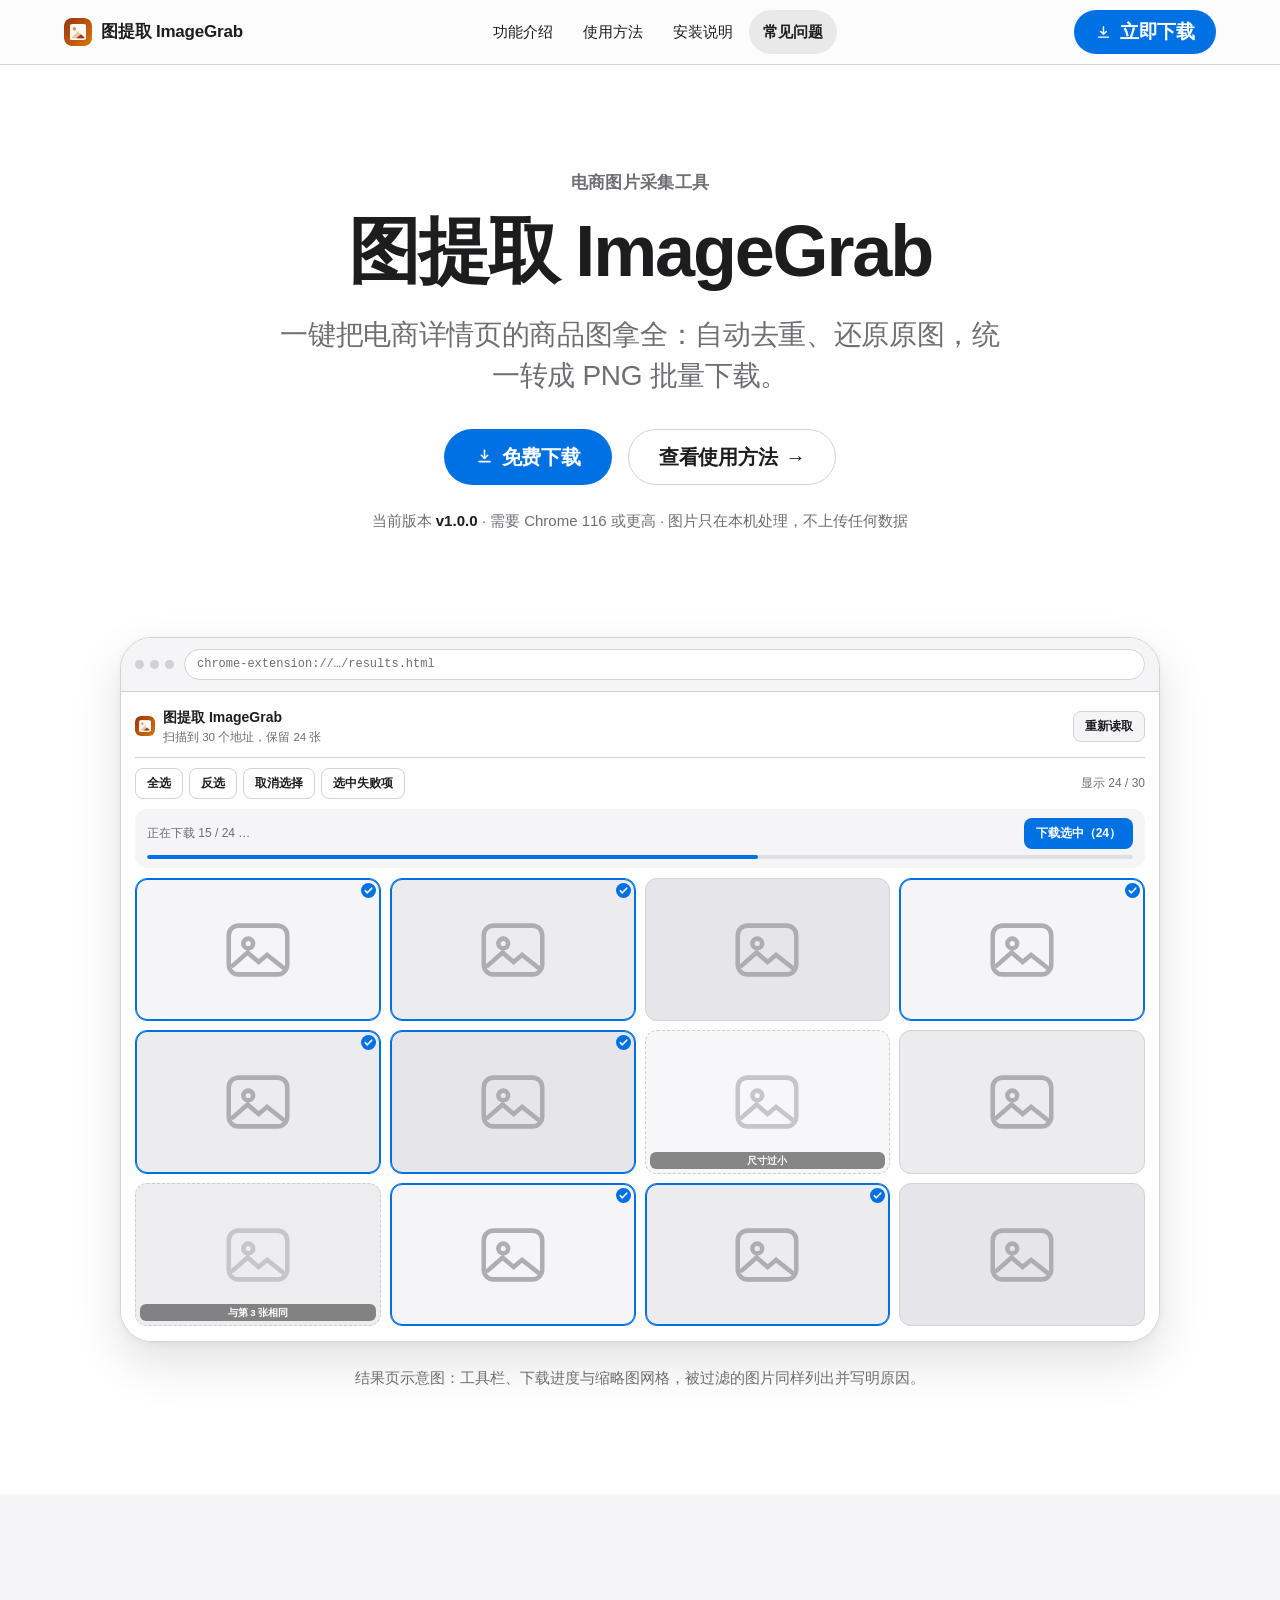
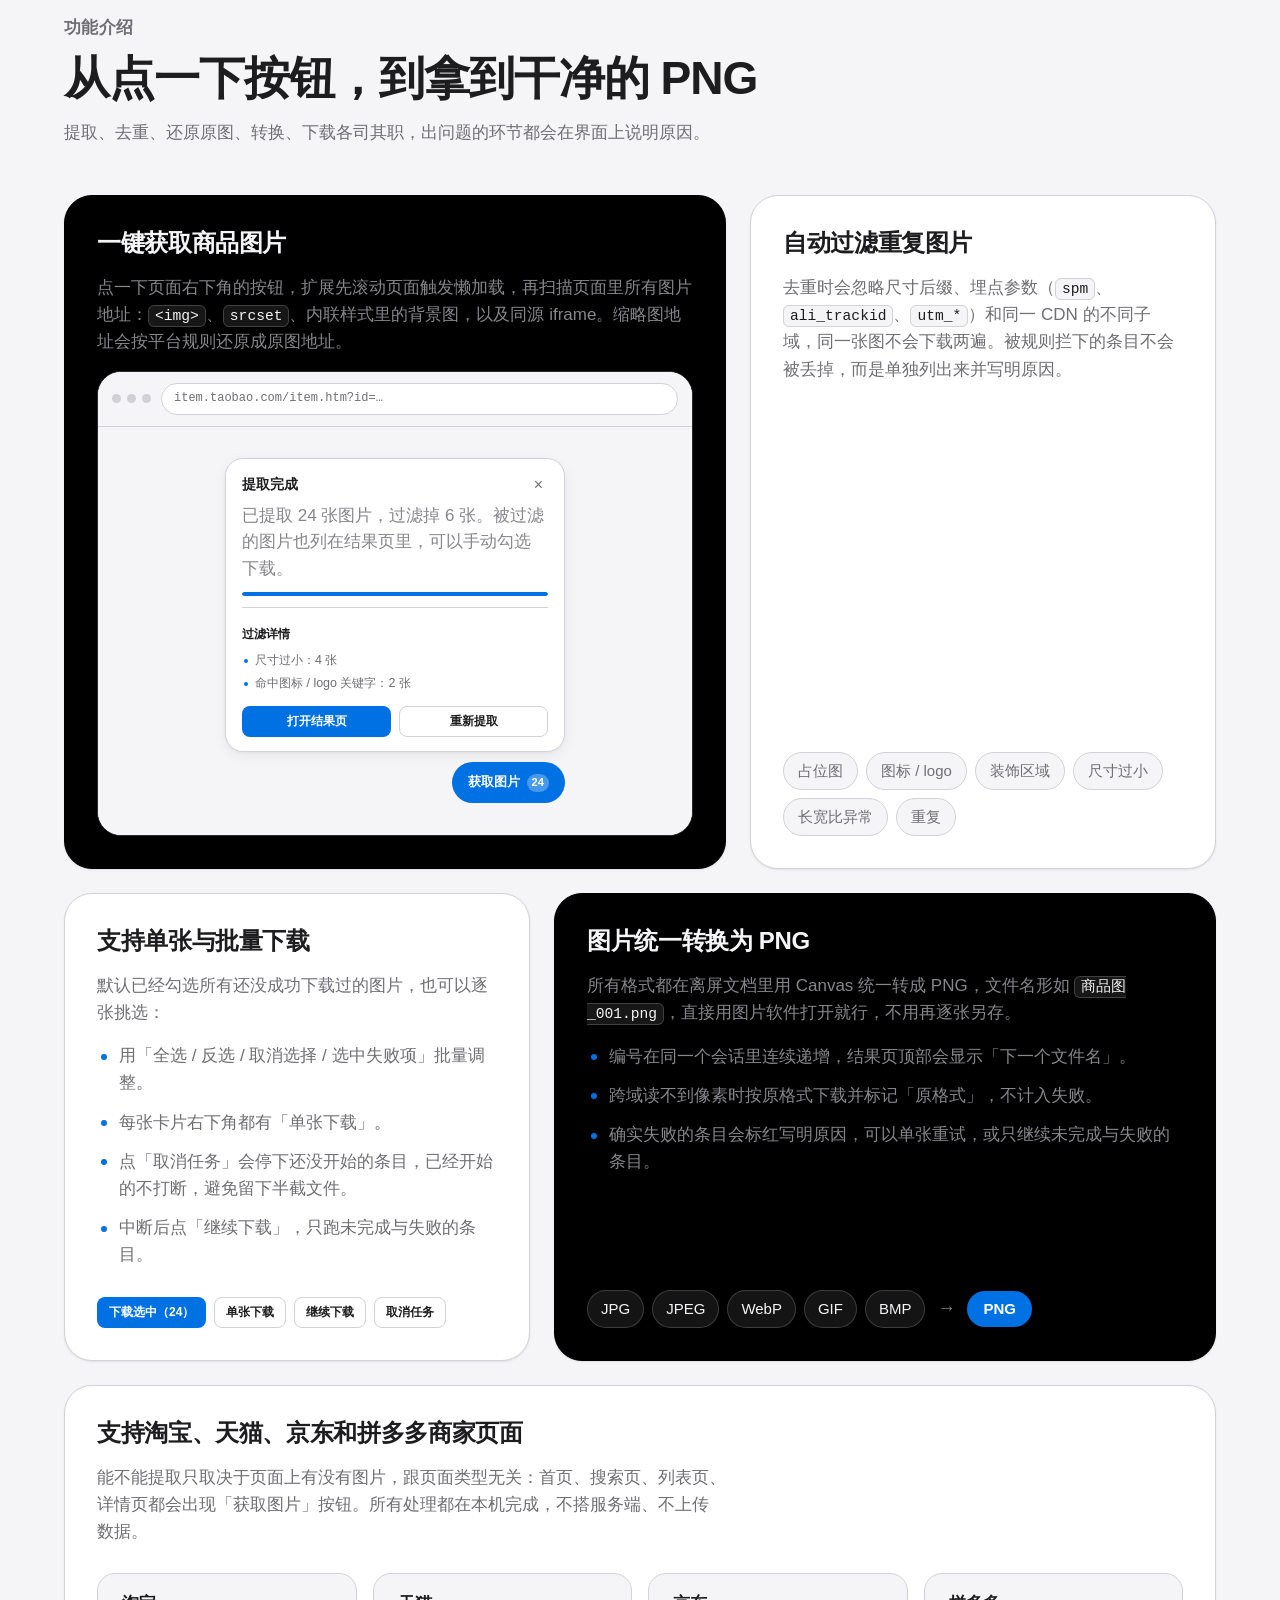
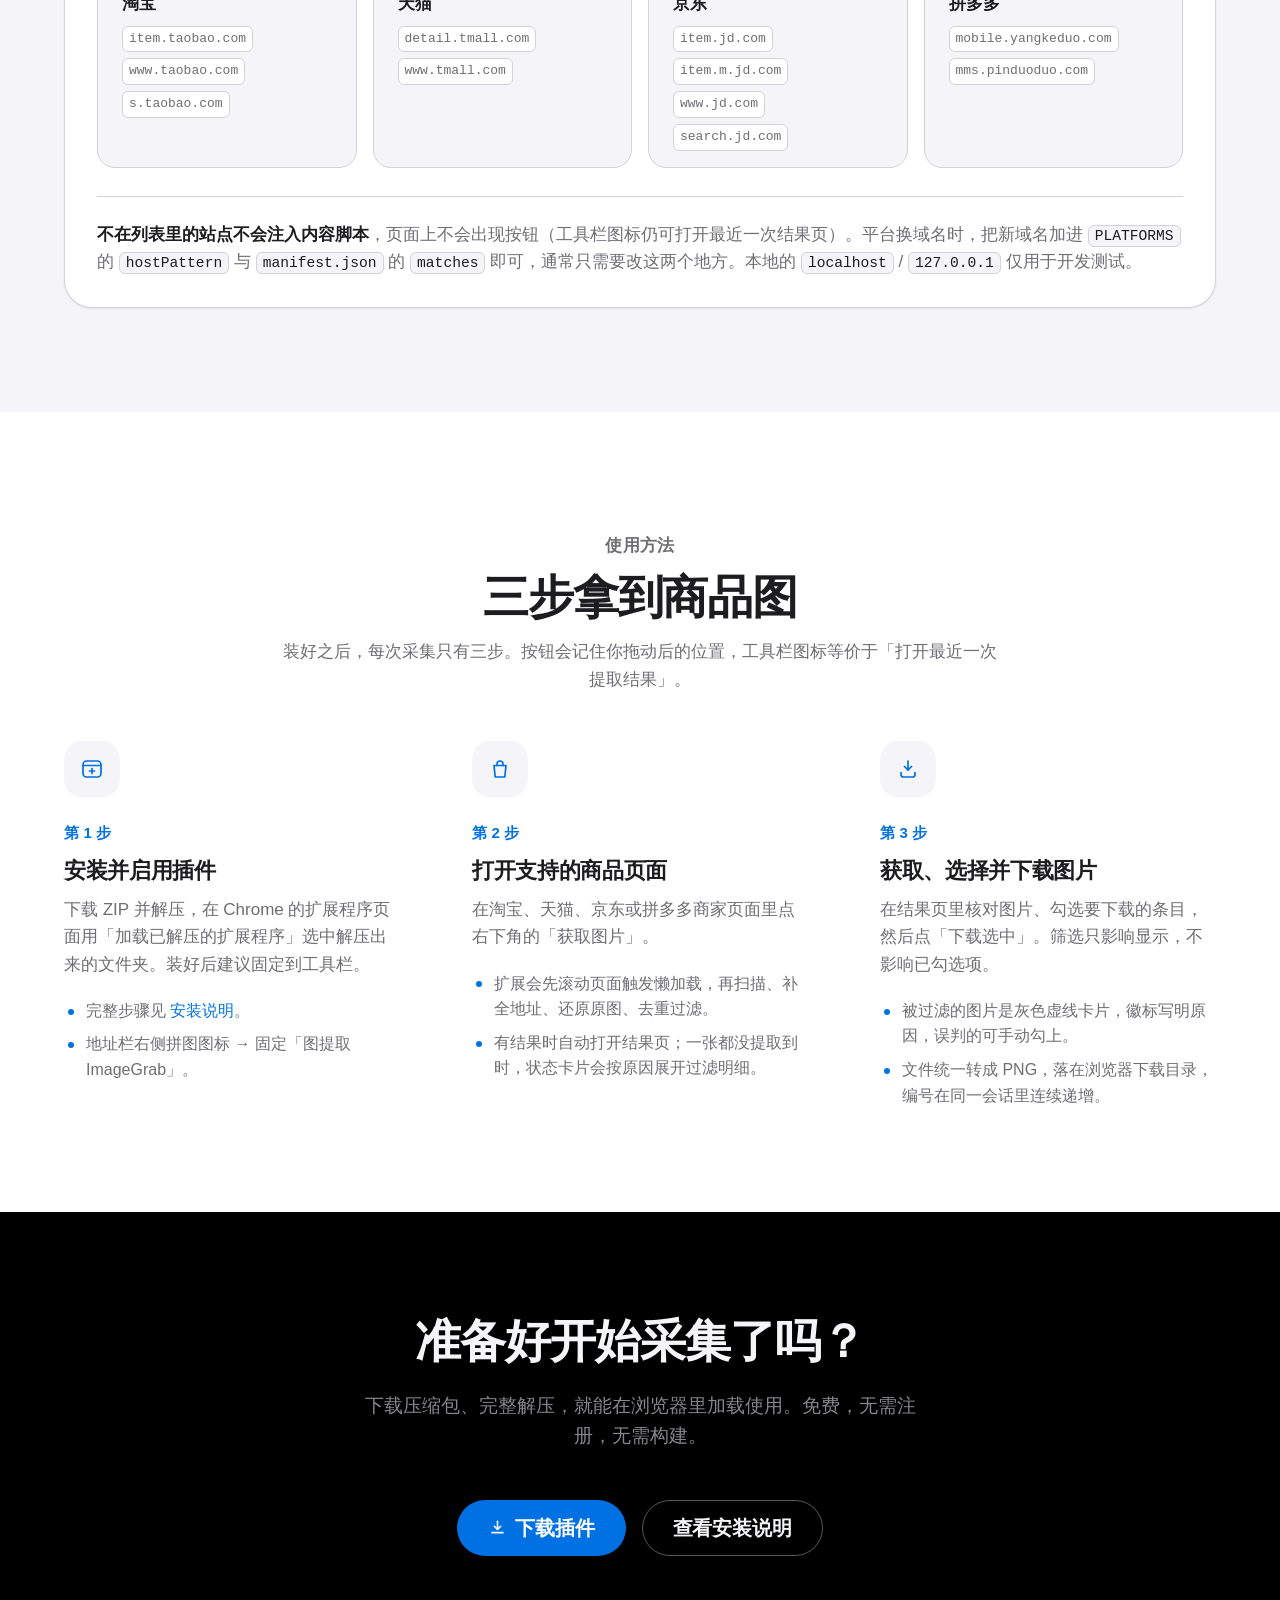
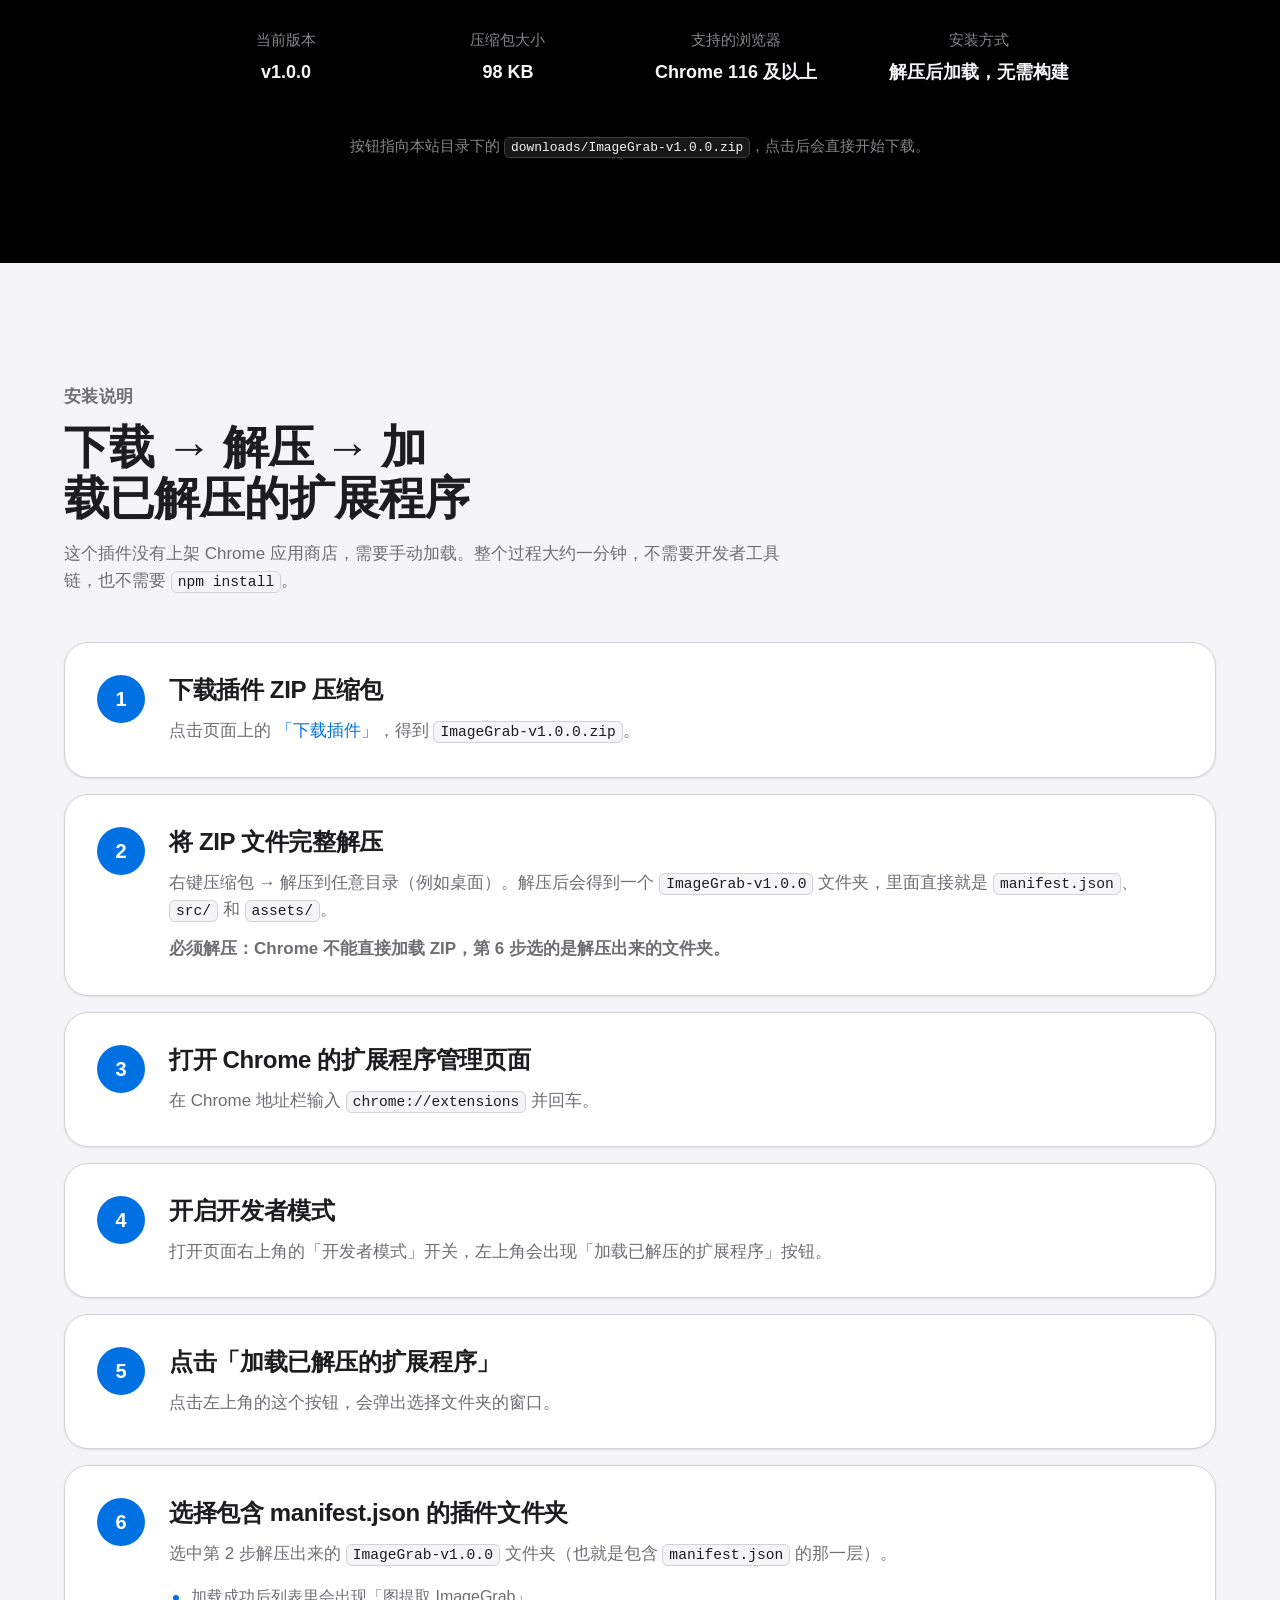
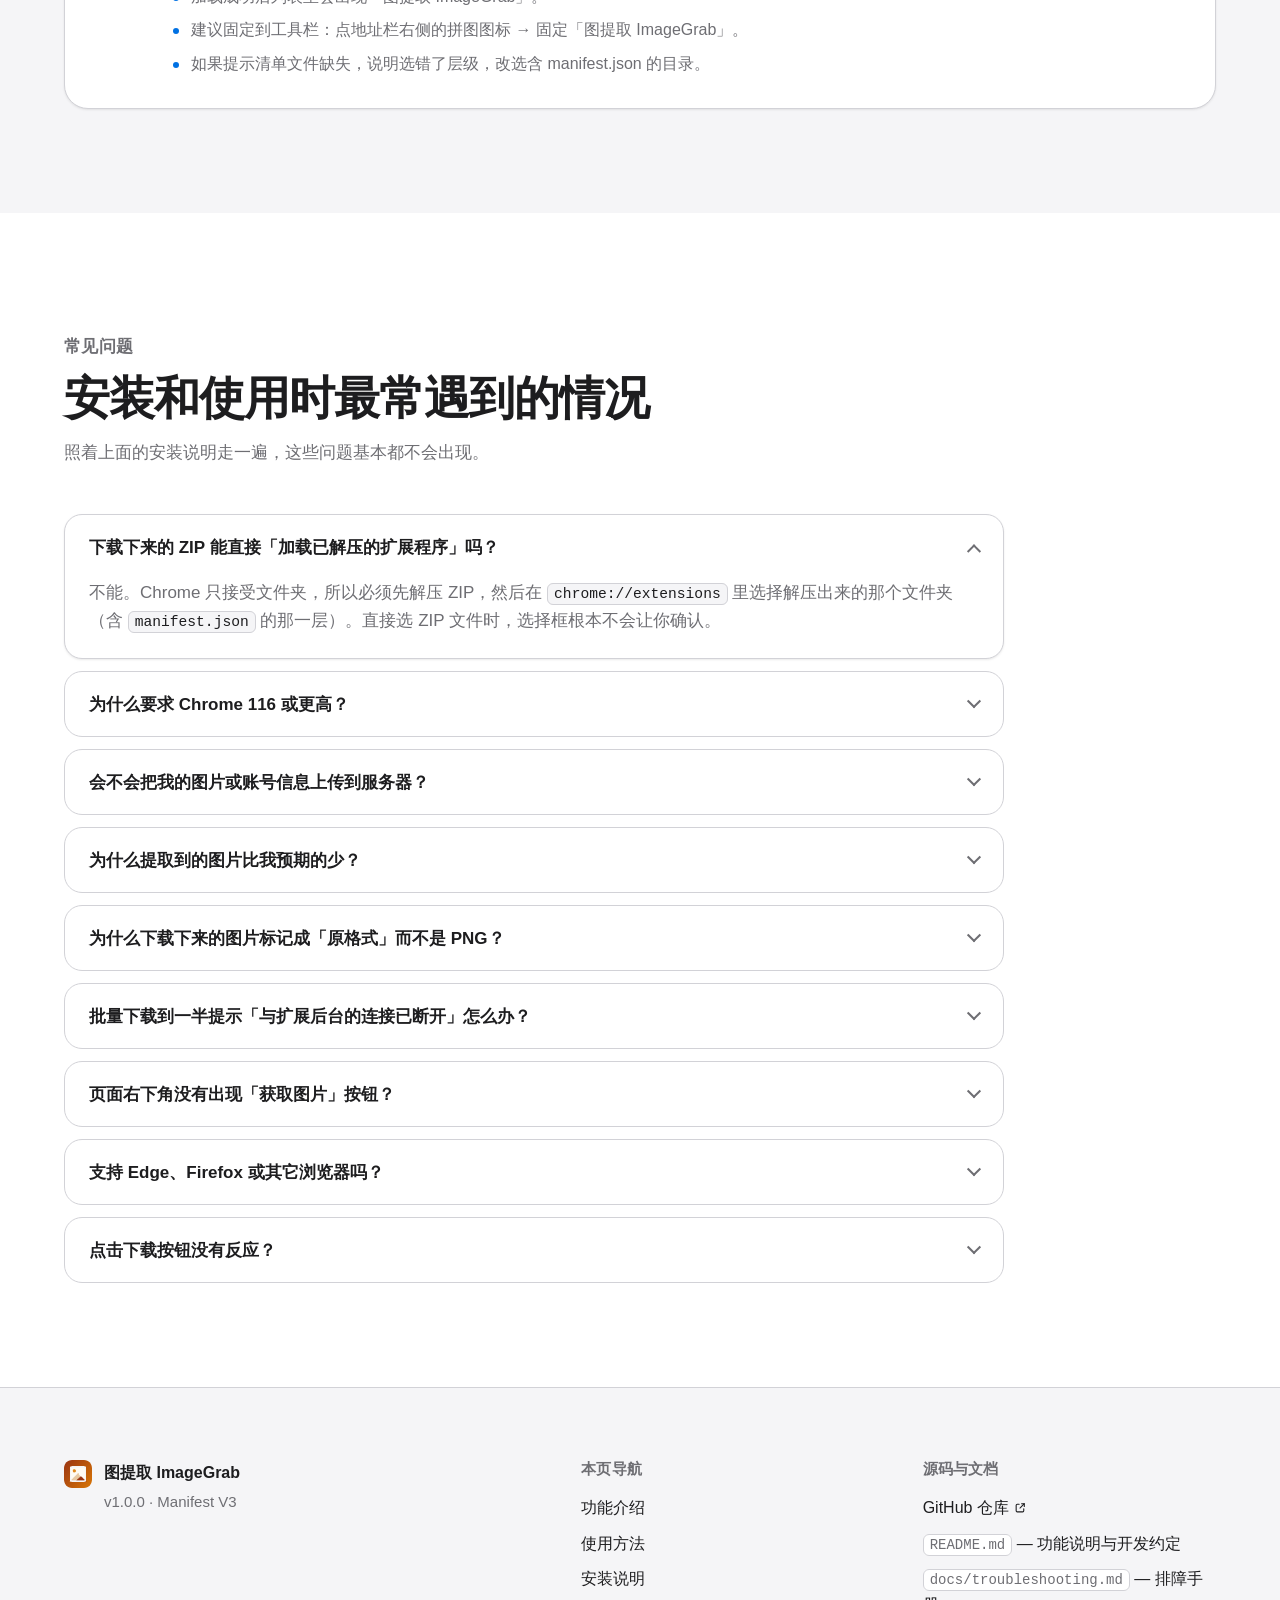
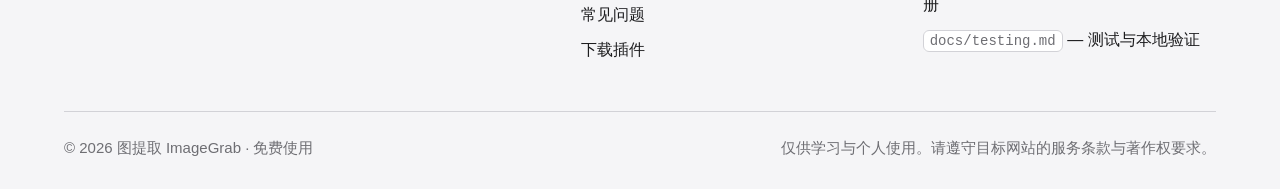
<file: docs/index.html>
<!doctype html>
<html lang="zh-CN">
  <head>
    <meta charset="utf-8" />
    <meta name="viewport" content="width=device-width, initial-scale=1" />
    <title>图提取 ImageGrab · 一键提取电商页面图片的 Chrome 扩展</title>
    <meta
      name="description"
      content="图提取 ImageGrab 是一个 Chrome 扩展：一键提取电商页面的商品图片，自动去重、还原原图，统一转成 PNG 批量下载。零依赖、零构建，图片只在本机处理。"
    />
    <meta name="theme-color" content="#f5f5f7" />
    <meta property="og:type" content="website" />
    <meta property="og:title" content="图提取 ImageGrab · 一键提取电商页面图片的 Chrome 扩展" />
    <meta
      property="og:description"
      content="一键提取电商页面图片，自动去重、还原原图、统一转 PNG 批量下载。零依赖、零构建，只在本地处理。"
    />
    <link rel="icon" type="image/png" sizes="48x48" href="assets/icons/icon48.png" />
    <link rel="apple-touch-icon" href="assets/icons/icon128.png" />
    <link rel="stylesheet" href="assets/site.css" />
    <script>
      // 先标记「脚本可用」：CSS 只在 .js 存在时才把待滚动淡入的内容隐藏，
      // 避免禁用 JavaScript 时内容不可见。万一 site.js 没能加载成功，
      // 2 秒后会撤掉这个标记，页面退回无动效状态，内容依然完整可读。
      (function () {
        var root = document.documentElement;
        root.classList.add('js');
        window.setTimeout(function () {
          if (!root.classList.contains('js-ready')) root.classList.remove('js');
        }, 2000);
      })();
    </script>
  </head>
  <body>
    <a class="skip-link" href="#main">跳到主要内容</a>

    <!-- ══ 顶部导航（滚动吸顶 + 半透明模糊） ═══════════════════ -->
    <header class="site-header">
      <div class="wrap site-header__inner">
        <a class="brand" href="#top" aria-label="图提取 ImageGrab，返回页面顶部">
          <img src="assets/icons/icon48.png" alt="" width="28" height="28" />
          <span class="brand__name">图提取 ImageGrab</span>
        </a>

        <nav class="site-nav" id="site-nav" aria-label="页面导航">
          <ul>
            <li><a href="#features">功能介绍</a></li>
            <li><a href="#usage">使用方法</a></li>
            <li><a href="#install">安装说明</a></li>
            <li><a href="#faq">常见问题</a></li>
          </ul>
        </nav>

        <div class="site-header__cta">
          <a class="btn btn--primary" href="downloads/ImageGrab-v1.0.0.zip" download data-zip>
            <svg
              width="17"
              height="17"
              viewBox="0 0 24 24"
              fill="none"
              stroke="currentColor"
              stroke-width="2"
              stroke-linecap="round"
              stroke-linejoin="round"
              aria-hidden="true"
            >
              <path d="M12 4v10" />
              <path d="M8 10.5l4 4 4-4" />
              <path d="M5 18.5h14" />
            </svg>
            <span data-zip-label>立即下载</span>
          </a>
        </div>

        <button class="nav-toggle" type="button" aria-expanded="false" aria-controls="site-nav" data-nav-toggle>
          <span class="nav-toggle__text">菜单</span>
          <span class="nav-toggle__bars" aria-hidden="true"><i></i><i></i></span>
        </button>
      </div>
    </header>

    <main id="main">
      <!-- ══ 首屏 ═════════════════════════════════════════════ -->
      <section class="hero" id="top">
        <div class="wrap">
          <div class="hero__text">
            <p class="hero__eyebrow">电商图片采集工具</p>
            <h1>图提取 ImageGrab</h1>
            <p class="hero__lead">一键把电商详情页的商品图拿全：自动去重、还原原图，统一转成 PNG 批量下载。</p>

            <div class="hero__actions">
              <a class="btn btn--primary btn--lg" href="downloads/ImageGrab-v1.0.0.zip" download data-zip>
                <svg
                  width="19"
                  height="19"
                  viewBox="0 0 24 24"
                  fill="none"
                  stroke="currentColor"
                  stroke-width="2"
                  stroke-linecap="round"
                  stroke-linejoin="round"
                  aria-hidden="true"
                >
                  <path d="M12 4v10" />
                  <path d="M8 10.5l4 4 4-4" />
                  <path d="M5 18.5h14" />
                </svg>
                <span data-zip-label>免费下载</span>
              </a>
              <a class="btn btn--ghost btn--lg" href="#usage">
                查看使用方法
                <span class="btn__arrow" aria-hidden="true">→</span>
              </a>
            </div>

            <p class="hero__meta">
              当前版本 <strong>v1.0.0</strong> · 需要 Chrome 116 或更高 · 图片只在本机处理，不上传任何数据
            </p>
          </div>

          <!-- 产品效果图：插件的结果页 -->
          <figure class="showcase" data-reveal>
            <div
              class="win win--showcase"
              role="img"
              aria-label="结果页示意图：顶部工具栏提供全选、反选、取消选择、选中失败项与显示计数，下面是下载任务进度条和缩略图网格，其中两张被过滤的图片用灰色虚线卡片标注了「尺寸过小」和「与第 3 张相同」。"
            >
              <div class="win__bar">
                <span class="win__dots" aria-hidden="true"><i></i><i></i><i></i></span>
                <span class="win__url">chrome-extension://…/results.html</span>
              </div>
              <div class="win__body">
                <div class="res">
                  <div class="res__head">
                    <span class="res__brand">
                      <img src="assets/icons/icon48.png" alt="" width="20" height="20" />
                      <span>图提取 ImageGrab<em>扫描到 30 个地址，保留 24 张</em></span>
                    </span>
                    <span class="cbtn cbtn--ghost">重新读取</span>
                  </div>

                  <div class="res__toolbar">
                    <span class="cbtn">全选</span>
                    <span class="cbtn">反选</span>
                    <span class="cbtn">取消选择</span>
                    <span class="cbtn">选中失败项</span>
                    <span class="res__counter">显示 24 / 30</span>
                  </div>

                  <div class="res__runbar">
                    <span class="res__runtext">正在下载 15 / 24 …</span>
                    <span class="cbtn cbtn--primary">下载选中（24）</span>
                    <span class="bar"><i></i></span>
                  </div>

                  <div class="res__grid" aria-hidden="true">
                    <span class="cell is-picked"></span>
                    <span class="cell is-picked"></span>
                    <span class="cell"></span>
                    <span class="cell is-picked"></span>
                    <span class="cell is-picked"></span>
                    <span class="cell is-picked"></span>
                    <span class="cell is-filtered"><span class="cell__tag">尺寸过小</span></span>
                    <span class="cell"></span>
                    <span class="cell is-filtered"><span class="cell__tag">与第 3 张相同</span></span>
                    <span class="cell is-picked"></span>
                    <span class="cell is-picked"></span>
                    <span class="cell"></span>
                  </div>
                </div>
              </div>
            </div>
            <figcaption>结果页示意图：工具栏、下载进度与缩略图网格，被过滤的图片同样列出并写明原因。</figcaption>
          </figure>
        </div>
      </section>

      <!-- ══ 功能介绍 ═════════════════════════════════════════ -->
      <section class="section" id="features">
        <div class="wrap">
          <div class="section__head" data-reveal>
            <p class="eyebrow">功能介绍</p>
            <h2>从点一下按钮，到拿到干净的 PNG</h2>
            <p>提取、去重、还原原图、转换、下载各司其职，出问题的环节都会在界面上说明原因。</p>
          </div>

          <div class="features">
            <!-- 大卡片 1：深色，附悬浮面板示意图 -->
            <article class="feature feature--wide feature--dark" data-reveal>
              <h3>一键获取商品图片</h3>
              <p>
                点一下页面右下角的按钮，扩展先滚动页面触发懒加载，再扫描页面里所有图片地址：<code>&lt;img&gt;</code>、<code>srcset</code>、内联样式里的背景图，以及同源 iframe。缩略图地址会按平台规则还原成原图地址。
              </p>

              <figure class="feature__art feature__art--panel">
                <div
                  class="win"
                  role="img"
                  aria-label="悬浮面板示意图：页面右下角的「获取图片」按钮展开状态卡片，提示已提取 24 张图片、过滤掉 6 张，并列出过滤原因明细，提供「打开结果页」与「重新提取」两个操作。"
                >
                  <div class="win__bar">
                    <span class="win__dots" aria-hidden="true"><i></i><i></i><i></i></span>
                    <span class="win__url">item.taobao.com/item.htm?id=…</span>
                  </div>
                  <div class="win__body win__body--centered">
                    <div class="panel">
                      <div class="panel__card">
                        <div class="panel__head">
                          <span class="panel__title">提取完成</span>
                          <span class="panel__close" aria-hidden="true">×</span>
                        </div>
                        <p class="panel__text">已提取 24 张图片，过滤掉 6 张。被过滤的图片也列在结果页里，可以手动勾选下载。</p>
                        <div class="bar"><i style="width: 100%"></i></div>
                        <div class="panel__detail">
                          <span class="panel__detail-title">过滤详情</span>
                          <ul>
                            <li>尺寸过小：4 张</li>
                            <li>命中图标 / logo 关键字：2 张</li>
                          </ul>
                        </div>
                        <div class="panel__actions">
                          <span class="cbtn cbtn--primary">打开结果页</span>
                          <span class="cbtn">重新提取</span>
                        </div>
                      </div>
                      <span class="fab">获取图片<span class="fab__badge">24</span></span>
                    </div>
                  </div>
                </div>
              </figure>
            </article>

            <!-- 大卡片 2：白色，过滤规则 -->
            <article class="feature" data-reveal>
              <h3>自动过滤重复图片</h3>
              <p>
                去重时会忽略尺寸后缀、埋点参数（<code>spm</code>、<code>ali_trackid</code>、<code>utm_*</code>）和同一 CDN 的不同子域，同一张图不会下载两遍。被规则拦下的条目不会被丢掉，而是单独列出来并写明原因。
              </p>
              <ul class="chips chips--bottom" aria-label="会被自动过滤的条目类型">
                <li>占位图</li>
                <li>图标 / logo</li>
                <li>装饰区域</li>
                <li>尺寸过小</li>
                <li>长宽比异常</li>
                <li>重复</li>
              </ul>
            </article>

            <!-- 大卡片 3：白色，下载方式 -->
            <article class="feature" data-reveal>
              <h3>支持单张与批量下载</h3>
              <p>默认已经勾选所有还没成功下载过的图片，也可以逐张挑选：</p>
              <ul class="list">
                <li>用「全选 / 反选 / 取消选择 / 选中失败项」批量调整。</li>
                <li>每张卡片右下角都有「单张下载」。</li>
                <li>点「取消任务」会停下还没开始的条目，已经开始的不打断，避免留下半截文件。</li>
                <li>中断后点「继续下载」，只跑未完成与失败的条目。</li>
              </ul>
              <div class="chips chips--bottom chips--muted" aria-hidden="true">
                <span class="cbtn cbtn--primary">下载选中（24）</span>
                <span class="cbtn">单张下载</span>
                <span class="cbtn">继续下载</span>
                <span class="cbtn">取消任务</span>
              </div>
            </article>

            <!-- 大卡片 4：深色，格式转换 -->
            <article class="feature feature--wide feature--dark" data-reveal>
              <h3>图片统一转换为 PNG</h3>
              <p>
                所有格式都在离屏文档里用 Canvas 统一转成 PNG，文件名形如
                <code>商品图_001.png</code>，直接用图片软件打开就行，不用再逐张另存。
              </p>
              <ul class="list">
                <li>编号在同一个会话里连续递增，结果页顶部会显示「下一个文件名」。</li>
                <li>跨域读不到像素时按原格式下载并标记「原格式」，不计入失败。</li>
                <li>确实失败的条目会标红写明原因，可以单张重试，或只继续未完成与失败的条目。</li>
              </ul>
              <div class="convert" aria-hidden="true">
                <ul class="convert__from">
                  <li>JPG</li>
                  <li>JPEG</li>
                  <li>WebP</li>
                  <li>GIF</li>
                  <li>BMP</li>
                </ul>
                <span class="convert__arrow">→</span>
                <span class="convert__to">PNG</span>
              </div>
            </article>

            <!-- 大卡片 5：整行，支持的平台 -->
            <article class="feature feature--full" data-reveal>
              <h3>支持淘宝、天猫、京东和拼多多商家页面</h3>
              <p class="feature__lead">
                能不能提取只取决于页面上有没有图片，跟页面类型无关：首页、搜索页、列表页、详情页都会出现「获取图片」按钮。所有处理都在本机完成，不搭服务端、不上传数据。
              </p>

              <ul class="platforms">
                <li>
                  <span class="platforms__name">淘宝</span>
                  <span class="platforms__hosts">
                    <code>item.taobao.com</code>
                    <code>www.taobao.com</code>
                    <code>s.taobao.com</code>
                  </span>
                </li>
                <li>
                  <span class="platforms__name">天猫</span>
                  <span class="platforms__hosts">
                    <code>detail.tmall.com</code>
                    <code>www.tmall.com</code>
                  </span>
                </li>
                <li>
                  <span class="platforms__name">京东</span>
                  <span class="platforms__hosts">
                    <code>item.jd.com</code>
                    <code>item.m.jd.com</code>
                    <code>www.jd.com</code>
                    <code>search.jd.com</code>
                  </span>
                </li>
                <li>
                  <span class="platforms__name">拼多多</span>
                  <span class="platforms__hosts">
                    <code>mobile.yangkeduo.com</code>
                    <code>mms.pinduoduo.com</code>
                  </span>
                </li>
              </ul>

              <p class="note">
                <strong>不在列表里的站点不会注入内容脚本</strong>，页面上不会出现按钮（工具栏图标仍可打开最近一次结果页）。平台换域名时，把新域名加进
                <code>PLATFORMS</code> 的 <code>hostPattern</code> 与 <code>manifest.json</code> 的
                <code>matches</code> 即可，通常只需要改这两个地方。本地的
                <code>localhost</code> / <code>127.0.0.1</code> 仅用于开发测试。
              </p>
            </article>
          </div>
        </div>
      </section>

      <!-- ══ 使用方法 ═════════════════════════════════════════ -->
      <section class="section section--light" id="usage">
        <div class="wrap">
          <div class="section__head section__head--center" data-reveal>
            <p class="eyebrow">使用方法</p>
            <h2>三步拿到商品图</h2>
            <p>装好之后，每次采集只有三步。按钮会记住你拖动后的位置，工具栏图标等价于「打开最近一次提取结果」。</p>
          </div>

          <ol class="flow">
            <li class="flow__item" data-reveal>
              <span class="flow__icon" aria-hidden="true">
                <svg
                  width="24"
                  height="24"
                  viewBox="0 0 24 24"
                  fill="none"
                  stroke="currentColor"
                  stroke-width="1.7"
                  stroke-linecap="round"
                  stroke-linejoin="round"
                >
                  <rect x="3" y="4" width="18" height="16" rx="3.5" />
                  <path d="M3 8.5h18" />
                  <path d="M12 11.5v5" />
                  <path d="M9.5 14h5" />
                </svg>
              </span>
              <span class="flow__step">第 1 步</span>
              <h3>安装并启用插件</h3>
              <p>
                下载 ZIP 并解压，在 Chrome 的扩展程序页面用「加载已解压的扩展程序」选中解压出来的文件夹。装好后建议固定到工具栏。
              </p>
              <ul class="list list--tight">
                <li>完整步骤见 <a href="#install">安装说明</a>。</li>
                <li>地址栏右侧拼图图标 → 固定「图提取 ImageGrab」。</li>
              </ul>
            </li>

            <li class="flow__item" data-reveal>
              <span class="flow__icon" aria-hidden="true">
                <svg
                  width="24"
                  height="24"
                  viewBox="0 0 24 24"
                  fill="none"
                  stroke="currentColor"
                  stroke-width="1.7"
                  stroke-linecap="round"
                  stroke-linejoin="round"
                >
                  <path d="M6 8.5h12l-1.2 11.5H7.2z" />
                  <path d="M9 8.5V7a3 3 0 016 0v1.5" />
                </svg>
              </span>
              <span class="flow__step">第 2 步</span>
              <h3>打开支持的商品页面</h3>
              <p>在淘宝、天猫、京东或拼多多商家页面里点右下角的「获取图片」。</p>
              <ul class="list list--tight">
                <li>扩展会先滚动页面触发懒加载，再扫描、补全地址、还原原图、去重过滤。</li>
                <li>有结果时自动打开结果页；一张都没提取到时，状态卡片会按原因展开过滤明细。</li>
              </ul>
            </li>

            <li class="flow__item" data-reveal>
              <span class="flow__icon" aria-hidden="true">
                <svg
                  width="24"
                  height="24"
                  viewBox="0 0 24 24"
                  fill="none"
                  stroke="currentColor"
                  stroke-width="1.7"
                  stroke-linecap="round"
                  stroke-linejoin="round"
                >
                  <path d="M12 4v9" />
                  <path d="M8.5 9.5L12 13l3.5-3.5" />
                  <path d="M5 15.5v2A2.5 2.5 0 007.5 20h9a2.5 2.5 0 002.5-2.5v-2" />
                </svg>
              </span>
              <span class="flow__step">第 3 步</span>
              <h3>获取、选择并下载图片</h3>
              <p>
                在结果页里核对图片、勾选要下载的条目，然后点「下载选中」。筛选只影响显示，不影响已勾选项。
              </p>
              <ul class="list list--tight">
                <li>被过滤的图片是灰色虚线卡片，徽标写明原因，误判的可手动勾上。</li>
                <li>文件统一转成 PNG，落在浏览器下载目录，编号在同一会话里连续递增。</li>
              </ul>
            </li>
          </ol>
        </div>
      </section>

      <!-- ══ 下载（深色） ═════════════════════════════════════ -->
      <section class="band" id="download">
        <div class="wrap">
          <div class="band__inner" data-reveal>
            <h2>准备好开始采集了吗？</h2>
            <p class="band__lead">下载压缩包、完整解压，就能在浏览器里加载使用。免费，无需注册，无需构建。</p>

            <div class="band__actions">
              <a class="btn btn--primary btn--lg" href="downloads/ImageGrab-v1.0.0.zip" download data-zip>
                <svg
                  width="19"
                  height="19"
                  viewBox="0 0 24 24"
                  fill="none"
                  stroke="currentColor"
                  stroke-width="2"
                  stroke-linecap="round"
                  stroke-linejoin="round"
                  aria-hidden="true"
                >
                  <path d="M12 4v10" />
                  <path d="M8 10.5l4 4 4-4" />
                  <path d="M5 18.5h14" />
                </svg>
                <span data-zip-label>下载插件</span>
              </a>
              <a class="btn btn--outline btn--lg" href="#install">查看安装说明</a>
            </div>

            <dl class="facts">
              <div class="facts__item">
                <dt>当前版本</dt>
                <dd>v1.0.0</dd>
              </div>
              <div class="facts__item">
                <dt>压缩包大小</dt>
                <dd><span data-zip-size>—</span></dd>
              </div>
              <div class="facts__item">
                <dt>支持的浏览器</dt>
                <dd>Chrome 116 及以上</dd>
              </div>
              <div class="facts__item">
                <dt>安装方式</dt>
                <dd>解压后加载，无需构建</dd>
              </div>
            </dl>

            <p class="band__note" id="download-hint">
              按钮指向本站目录下的 <code>downloads/ImageGrab-v1.0.0.zip</code>，点击后会直接开始下载。
            </p>
          </div>
        </div>
      </section>

      <!-- ══ 安装说明 ═════════════════════════════════════════ -->
      <section class="section" id="install">
        <div class="wrap">
          <div class="section__head" data-reveal>
            <p class="eyebrow">安装说明</p>
            <h2>下载 → 解压 → 加载已解压的扩展程序</h2>
            <p>
              这个插件没有上架 Chrome 应用商店，需要手动加载。整个过程大约一分钟，不需要开发者工具链，也不需要
              <code>npm install</code>。
            </p>
          </div>

          <ol class="steps">
            <li class="step" data-reveal>
              <span class="step__num" aria-hidden="true">1</span>
              <div class="step__body">
                <h3>下载插件 ZIP 压缩包</h3>
                <p>
                  点击页面上的 <a href="#download">「下载插件」</a
                  >，得到 <code>ImageGrab-v1.0.0.zip</code>。
                </p>
              </div>
            </li>

            <li class="step" data-reveal>
              <span class="step__num" aria-hidden="true">2</span>
              <div class="step__body">
                <h3>将 ZIP 文件完整解压</h3>
                <p>
                  右键压缩包 → 解压到任意目录（例如桌面）。解压后会得到一个
                  <code>ImageGrab-v1.0.0</code> 文件夹，里面直接就是
                  <code>manifest.json</code>、<code>src/</code> 和 <code>assets/</code>。
                </p>
                <p class="step__note">必须解压：Chrome 不能直接加载 ZIP，第 6 步选的是解压出来的文件夹。</p>
              </div>
            </li>

            <li class="step" data-reveal>
              <span class="step__num" aria-hidden="true">3</span>
              <div class="step__body">
                <h3>打开 Chrome 的扩展程序管理页面</h3>
                <p>在 Chrome 地址栏输入 <code>chrome://extensions</code> 并回车。</p>
              </div>
            </li>

            <li class="step" data-reveal>
              <span class="step__num" aria-hidden="true">4</span>
              <div class="step__body">
                <h3>开启开发者模式</h3>
                <p>打开页面右上角的「开发者模式」开关，左上角会出现「加载已解压的扩展程序」按钮。</p>
              </div>
            </li>

            <li class="step" data-reveal>
              <span class="step__num" aria-hidden="true">5</span>
              <div class="step__body">
                <h3>点击「加载已解压的扩展程序」</h3>
                <p>点击左上角的这个按钮，会弹出选择文件夹的窗口。</p>
              </div>
            </li>

            <li class="step" data-reveal>
              <span class="step__num" aria-hidden="true">6</span>
              <div class="step__body">
                <h3>选择包含 manifest.json 的插件文件夹</h3>
                <p>
                  选中第 2 步解压出来的 <code>ImageGrab-v1.0.0</code> 文件夹（也就是包含
                  <code>manifest.json</code> 的那一层）。
                </p>
                <ul class="list list--tight">
                  <li>加载成功后列表里会出现「图提取 ImageGrab」。</li>
                  <li>建议固定到工具栏：点地址栏右侧的拼图图标 → 固定「图提取 ImageGrab」。</li>
                  <li>如果提示清单文件缺失，说明选错了层级，改选含 manifest.json 的目录。</li>
                </ul>
              </div>
            </li>
          </ol>
        </div>
      </section>

      <!-- ══ 常见问题 ═════════════════════════════════════════ -->
      <section class="section section--light" id="faq">
        <div class="wrap">
          <div class="section__head" data-reveal>
            <p class="eyebrow">常见问题</p>
            <h2>安装和使用时最常遇到的情况</h2>
            <p>照着上面的安装说明走一遍，这些问题基本都不会出现。</p>
          </div>

          <div class="faq">
            <details class="faq__item" open data-reveal>
              <summary>下载下来的 ZIP 能直接「加载已解压的扩展程序」吗？</summary>
              <div class="faq__body">
                <p>
                  不能。Chrome 只接受文件夹，所以必须先解压 ZIP，然后在
                  <code>chrome://extensions</code> 里选择解压出来的那个文件夹（含
                  <code>manifest.json</code> 的那一层）。直接选 ZIP 文件时，选择框根本不会让你确认。
                </p>
              </div>
            </details>

            <details class="faq__item" data-reveal>
              <summary>为什么要求 Chrome 116 或更高？</summary>
              <div class="faq__body">
                <p>
                  插件用到 <code>chrome.runtime.getContexts</code> 和离屏文档（Offscreen
                  Document）来在后台把图片转成 PNG，这两个能力在 Chrome 116
                  才齐全。更低版本的 Chrome 里转换环节会失败。
                </p>
              </div>
            </details>

            <details class="faq__item" data-reveal>
              <summary>会不会把我的图片或账号信息上传到服务器？</summary>
              <div class="faq__body">
                <p>
                  不会。扩展不搭服务端，也没有任何上传逻辑：图片只在本机用 Canvas
                  处理。它不爬取、不遍历商品 ID、不绕过登录与鉴权，提取结果只写入
                  <code>chrome.storage.session</code>（会话级临时存储），浏览器重启即清空。
                </p>
              </div>
            </details>

            <details class="faq__item" data-reveal>
              <summary>为什么提取到的图片比我预期的少？</summary>
              <div class="faq__body">
                <p>
                  多半是被过滤规则拦下了。结果页顶部会写明「扫描到 N 个地址，保留 M
                  张，过滤掉 K 张」，被过滤的图片也会以灰色虚线卡片列出来，徽标写明原因：占位图、图标/广告、装饰区域、尺寸过小、长宽比异常、重复。
                </p>
                <p>如果确认是误判，直接勾上那张卡片，和正常图片一起下载即可。</p>
              </div>
            </details>

            <details class="faq__item" data-reveal>
              <summary>为什么下载下来的图片标记成「原格式」而不是 PNG？</summary>
              <div class="faq__body">
                <p>
                  说明这张图跨域了：虽然能下载，但画布读不到像素，没法转 PNG。这时扩展会按原格式下载并标注「原格式」，不计入失败。批量结束的汇总里也会单独列出「原格式 N 张（不算失败）」。
                </p>
              </div>
            </details>

            <details class="faq__item" data-reveal>
              <summary>批量下载到一半提示「与扩展后台的连接已断开」怎么办？</summary>
              <div class="faq__body">
                <p>
                  这是浏览器的 Service Worker 被回收导致的，任务会中断但进度不丢。刷新结果页后点「继续下载」，就只会重跑未完成与失败的条目。
                </p>
              </div>
            </details>

            <details class="faq__item" data-reveal>
              <summary>页面右下角没有出现「获取图片」按钮？</summary>
              <div class="faq__body">
                <p>按顺序排查这几项：</p>
                <ul class="list list--tight">
                  <li>当前域名是否在支持列表里（面板与内容脚本只注入列表内的站点）。</li>
                  <li>在 <code>chrome://extensions</code> 里确认扩展已启用、没有报错。</li>
                  <li>刚装好或刚更新过扩展时，刷新一下目标页面。</li>
                  <li>
                    如果是平台换了域名，把新域名加进 <code>PLATFORMS</code> 的
                    <code>hostPattern</code> 与 <code>manifest.json</code> 的
                    <code>matches</code>。
                  </li>
                </ul>
              </div>
            </details>

            <details class="faq__item" data-reveal>
              <summary>支持 Edge、Firefox 或其它浏览器吗？</summary>
              <div class="faq__body">
                <p>
                  目前只针对 Chrome 开发与验证。其它 Chromium 内核浏览器（Edge、Brave 等）在
                  <code>chrome://extensions</code> 对应页面里大概率也能加载，但没有做过测试；Firefox
                  的扩展 API 与清单格式差异较大，不能直接使用。
                </p>
              </div>
            </details>

            <details class="faq__item" data-reveal>
              <summary>点击下载按钮没有反应？</summary>
              <div class="faq__body">
                <p>可以这样处理：</p>
                <ul class="list list--tight">
                  <li>检查浏览器是否拦截了本站的自动下载，允许后重试。</li>
                  <li>直接在地址栏打开相对地址 <code>downloads/ImageGrab-v1.0.0.zip</code>。</li>
                  <li>
                    如果是从 GitHub Pages 打开本站，请确认
                    <code>downloads</code> 目录已随站点一起发布。
                  </li>
                </ul>
              </div>
            </details>
          </div>
        </div>
      </section>
    </main>

    <!-- ══ 页脚 ═════════════════════════════════════════════ -->
    <footer class="site-footer">
      <div class="wrap">
        <div class="site-footer__grid">
          <div class="site-footer__brand">
            <img src="assets/icons/icon48.png" alt="" width="28" height="28" />
            <div>
              <span class="site-footer__name">图提取 ImageGrab</span>
              <span class="site-footer__version">v1.0.0 · Manifest V3</span>
            </div>
          </div>

          <nav class="site-footer__nav" aria-label="页脚导航">
            <h3>本页导航</h3>
            <ul>
              <li><a href="#features">功能介绍</a></li>
              <li><a href="#usage">使用方法</a></li>
              <li><a href="#install">安装说明</a></li>
              <li><a href="#faq">常见问题</a></li>
              <li><a href="#download">下载插件</a></li>
            </ul>
          </nav>

          <nav class="site-footer__nav" aria-label="源码与文档">
            <h3>源码与文档</h3>
            <ul>
              <li>
                <a href="https://github.com/juice0369/imagegrab">
                  GitHub 仓库
                  <svg
                    width="13"
                    height="13"
                    viewBox="0 0 24 24"
                    fill="none"
                    stroke="currentColor"
                    stroke-width="2"
                    stroke-linecap="round"
                    stroke-linejoin="round"
                    aria-hidden="true"
                  >
                    <path d="M14 5h5v5" />
                    <path d="M19 5l-8 8" />
                    <path d="M18 14.5V18a2 2 0 01-2 2H6a2 2 0 01-2-2V8a2 2 0 012-2h3.5" />
                  </svg>
                </a>
              </li>
              <li><code>README.md</code> — 功能说明与开发约定</li>
              <li><code>docs/troubleshooting.md</code> — 排障手册</li>
              <li><code>docs/testing.md</code> — 测试与本地验证</li>
            </ul>
          </nav>
        </div>

        <div class="site-footer__bottom">
          <p>© <span data-year>2026</span> 图提取 ImageGrab · 免费使用</p>
          <p>仅供学习与个人使用。请遵守目标网站的服务条款与著作权要求。</p>
        </div>
      </div>
    </footer>

    <script src="assets/site.js" defer></script>
  </body>
</html>
</file>
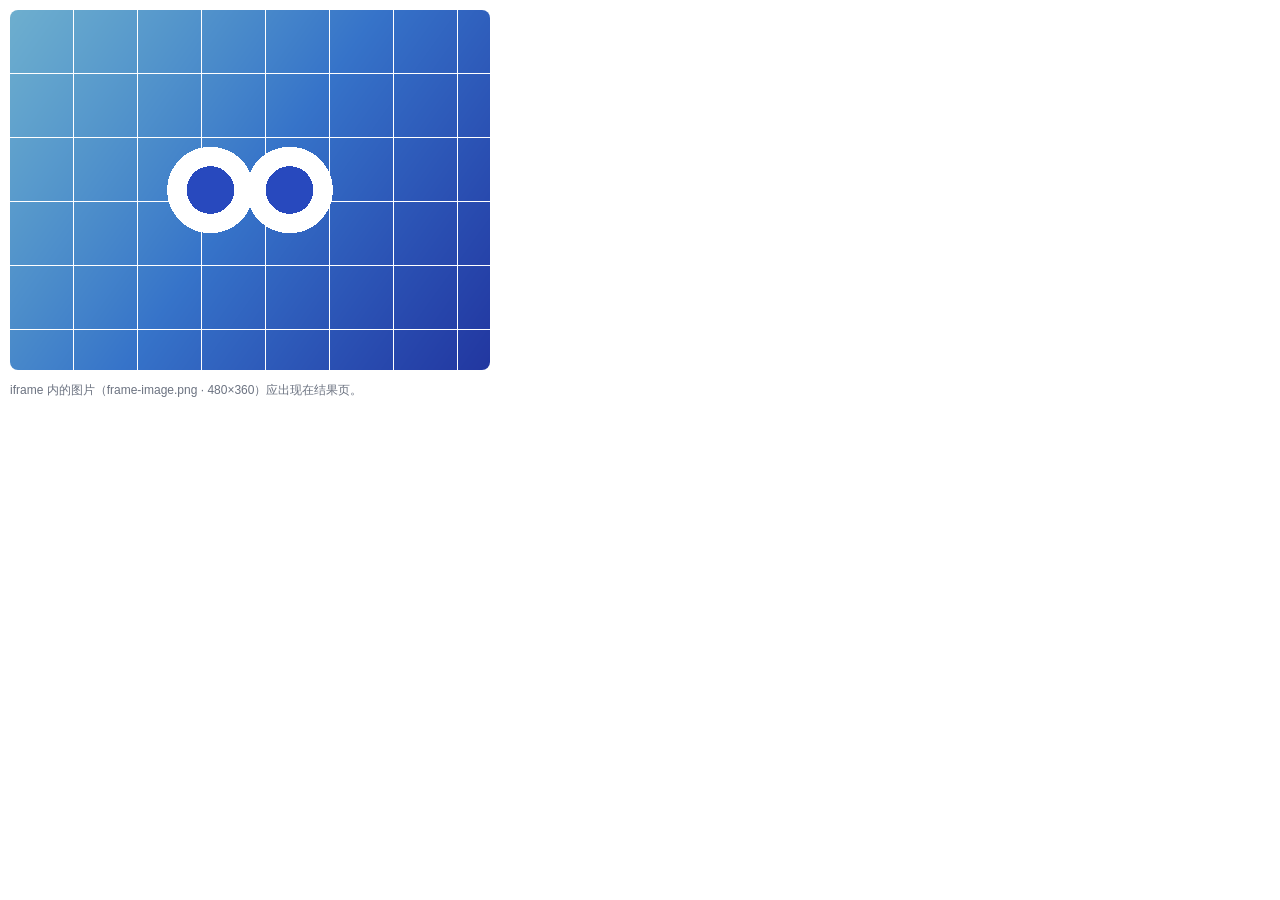
<file: test/test-frame.html>
<!doctype html>
<html lang="zh-CN">
  <head>
    <meta charset="utf-8" />
    <title>ImageGrab 测试用同源 iframe</title>
    <style>
      body {
        margin: 0;
        padding: 10px;
        font-family: -apple-system, 'Segoe UI', 'Microsoft YaHei', sans-serif;
        font-size: 12px;
        color: #6b7280;
        background: #fff;
      }

      img {
        display: block;
        width: 100%;
        max-width: 480px;
        height: auto;
        border-radius: 8px;
      }
    </style>
  </head>
  <body>
    <!--
      同源 iframe：content script 会递归扫描它。
      这里只放一张独有的图，便于在结果页确认 iframe 里的图片确实被收集。
    -->
    <img src="images/frame-image.png" alt="iframe 内的图片 480×360" />
    <p>iframe 内的图片（frame-image.png · 480×360）应出现在结果页。</p>
  </body>
</html>
</file>
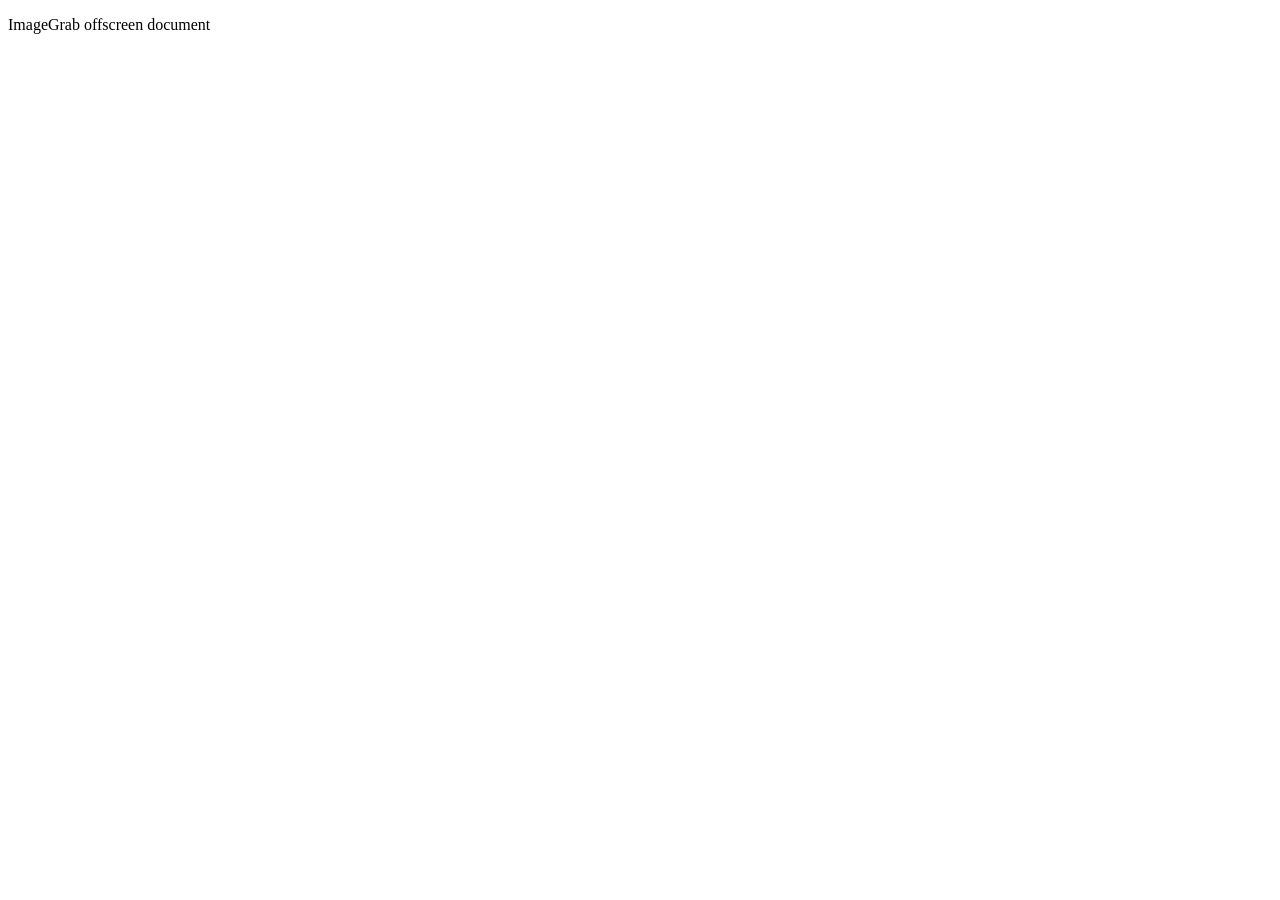
<file: src/offscreen/offscreen.html>
<!doctype html>
<html lang="zh-CN">
  <head>
    <meta charset="utf-8" />
    <title>ImageGrab 转换宿主</title>
  </head>
  <body>
    <!--
      offscreen 文档：没有人看得到这个页面。
      存在的唯一理由是 MV3 service worker 里没有 URL.createObjectURL，
      而下载需要 blob:chrome-extension://<id>/… 这样的地址。
    -->
    <p>ImageGrab offscreen document</p>
    <script type="module" src="offscreen.js"></script>
  </body>
</html>
</file>
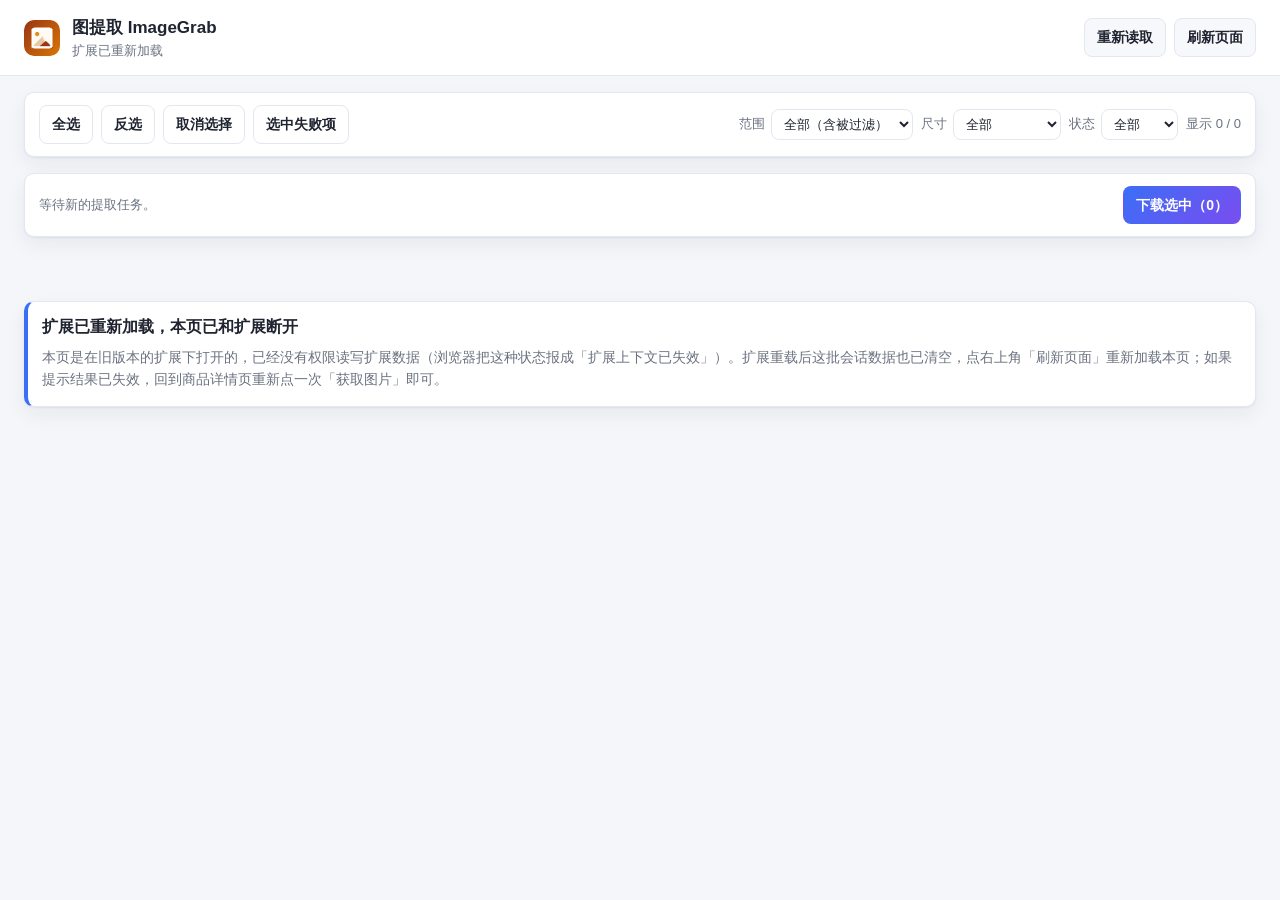
<file: src/results/results.html>
<!doctype html>
<html lang="zh-CN">
  <head>
    <meta charset="utf-8" />
    <meta name="viewport" content="width=device-width, initial-scale=1" />
    <title>图提取 ImageGrab · 提取结果</title>
    <link rel="stylesheet" href="results.css" />
  </head>
  <body>
    <header class="app-header">
      <div class="brand">
        <img class="brand-icon" src="../../assets/icons/icon48.png" alt="" width="36" height="36" />
        <div class="brand-text">
          <h1>图提取 ImageGrab</h1>
          <p id="session-summary" class="brand-sub">正在读取提取结果…</p>
        </div>
      </div>
      <div class="header-actions">
        <button id="btn-source" class="btn ghost" type="button" hidden>查看源页面</button>
        <button id="btn-reload" class="btn ghost" type="button">重新读取</button>
        <button id="btn-refresh" class="btn ghost" type="button">刷新页面</button>
      </div>
    </header>

    <section id="banner" class="banner" hidden></section>
    <section id="notice" class="notice" hidden></section>

    <section id="toolbar" class="toolbar" hidden>
      <div class="toolbar-group">
        <button id="btn-select-all" class="btn" type="button" title="只勾选可下载的图片；被过滤的要手动勾选，或把「范围」切到「只看被过滤」再全选">全选</button>
        <button id="btn-invert" class="btn" type="button" title="在可下载的图片之间反选（「范围」为「只看被过滤」时作用于被过滤的条目）">反选</button>
        <button id="btn-select-none" class="btn" type="button">取消选择</button>
        <button id="btn-select-failed" class="btn" type="button">选中失败项</button>
      </div>
      <div class="toolbar-group toolbar-filters">
        <label class="field">
          <span>范围</span>
          <select id="filter-scope">
            <option value="all">全部（含被过滤）</option>
            <option value="kept">只看可下载</option>
            <option value="filtered">只看被过滤</option>
          </select>
        </label>
        <label class="field">
          <span>尺寸</span>
          <select id="filter-size">
            <option value="all">全部</option>
            <option value="w400">长边 ≥ 400</option>
            <option value="w800">长边 ≥ 800</option>
            <option value="w1200">长边 ≥ 1200</option>
          </select>
        </label>
        <label class="field">
          <span>状态</span>
          <select id="filter-status">
            <option value="all">全部</option>
            <option value="none">未处理</option>
            <option value="failed">失败</option>
            <option value="done">已完成</option>
          </select>
        </label>
        <span id="visible-count" class="counter">显示 0 / 0</span>
      </div>
    </section>

    <section id="runbar" class="runbar" hidden>
      <div class="runbar-status">
        <span id="job-status" class="runbar-text">尚未开始下载。</span>
        <div id="progress-wrap" class="progress" hidden><div id="progress-bar" class="progress-bar"></div></div>
      </div>
      <div class="runbar-actions">
        <button id="btn-download" class="btn primary" type="button">下载选中（0）</button>
        <button id="btn-resume" class="btn" type="button" hidden>继续下载</button>
        <button id="btn-cancel" class="btn danger" type="button" hidden>取消任务</button>
      </div>
    </section>

    <main id="grid" class="grid" aria-live="polite"></main>
    <section id="empty" class="empty" hidden></section>

    <footer class="app-footer">
      <span id="footer-hint"></span>
    </footer>

    <script type="module" src="results.js"></script>
  </body>
</html>
</file>
<file: docs/assets/site.css>
/*
 * 图提取 ImageGrab · 产品官网样式
 *
 * 视觉语言（参考「产品发布页」的克制写法，不复制任何受版权保护的素材）：
 *   - 配色：页面底 #f5f5f7 / 卡片 #ffffff / 主标题 #1d1d1f / 次要文字 #6e6e73 /
 *     主按钮 #0071e3（悬停 #0077ed）/ 深色区 #000000 + #f5f5f7 / 分隔线 #d2d2d7。
 *     不使用蓝紫渐变、霓虹光效与玻璃拟态。
 *   - 字体：系统字族（-apple-system / Segoe UI / Microsoft YaHei），
 *     靠字重与字号分层，不加载任何外部字体。
 *   - 结构：首屏 → 功能介绍 → 使用方法 → 下载（深色）→ 安装说明 → 常见问题 → 页脚。
 *   - 无障碍：对比度实测（见 tools/check-contrast.mjs）、可见焦点环、
 *     最小 44px 触控区、语义化标签、尊重 prefers-reduced-motion。
 *
 * 两处刻意的取舍，改颜色时请留意：
 *   1. 主按钮文字用 19px/700，而不是更小的字号。悬停色 #0077ed 上的白字对比度是
 *      4.32:1，低于正文 4.5:1 的要求，但作为「大字号粗体」（≥18.67px 且 ≥700）
 *      只需 3:1 即可通过，所以按钮字号不能再调小。
 *   2. 深色区域不能用 --muted（#6e6e73 在纯黑上只有 4.14:1），
 *      因此单独给了 --dark-muted（#86868b，纯黑上 5.80:1）。
 */

/* ══ 设计令牌 ═══════════════════════════════════════════════════ */

:root {
  /* 背景与表面 */
  --bg: #f5f5f7;
  --surface: #ffffff;
  --dark: #000000;
  --dark-surface: #1d1d1f;

  /* 文字 */
  --ink: #1d1d1f;
  --muted: #6e6e73;
  --dark-ink: #f5f5f7;
  --dark-muted: #86868b;

  /* 描边（分隔线，纯装饰性，不承担控件边界） */
  --line: #d2d2d7;
  --line-dark: #2b2b2e;

  /* 交互色 */
  --blue: #0071e3;
  --blue-hover: #0077ed;

  /* 圆角 */
  --r-sm: 12px;
  --r-md: 18px;
  --r-lg: 24px;
  --r-xl: 28px;
  --r-2xl: 32px;

  /* 间距（宽松档） */
  --sp-1: 8px;
  --sp-2: 12px;
  --sp-3: 16px;
  --sp-4: 24px;
  --sp-5: 32px;
  --sp-6: 48px;
  --sp-7: 72px;
  --sp-8: 104px;

  --header-h: 64px;
  --wrap: 1200px;

  --font-sans: -apple-system, BlinkMacSystemFont, 'Segoe UI', 'Microsoft YaHei', sans-serif;
  --font-mono: ui-monospace, SFMono-Regular, Menlo, Consolas, monospace;

  /* 动效（统一控制在 200～500ms） */
  --t-fast: 200ms;
  --t-base: 300ms;
  --t-reveal: 420ms;
  --ease: cubic-bezier(0.28, 0.11, 0.32, 1);

  /* 阴影 */
  --shadow-sm: 0 1px 2px rgba(0, 0, 0, 0.04), 0 1px 3px rgba(0, 0, 0, 0.05);
  --shadow-md: 0 4px 14px rgba(0, 0, 0, 0.06), 0 1px 3px rgba(0, 0, 0, 0.04);
  --shadow-lg: 0 20px 50px rgba(0, 0, 0, 0.12), 0 2px 8px rgba(0, 0, 0, 0.05);
}

/* ══ 基础重置 ═══════════════════════════════════════════════════ */

*,
*::before,
*::after {
  box-sizing: border-box;
}

html {
  -webkit-text-size-adjust: 100%;
  scroll-behavior: smooth;
  /* 吸顶栏会盖住锚点目标与键盘聚焦的元素，用 scroll-padding 让两者都能完整露出来 */
  scroll-padding-top: calc(var(--header-h) + 20px);
}

body {
  margin: 0;
  background: var(--bg);
  color: var(--ink);
  font-family: var(--font-sans);
  font-size: 17px;
  line-height: 1.6;
  -webkit-font-smoothing: antialiased;
  text-rendering: optimizeLegibility;
}

p {
  margin: 0;
  /* 避免段落末行只剩一个孤字；不支持时按普通换行渲染 */
  text-wrap: pretty;
}

img {
  max-width: 100%;
  height: auto;
}

h1,
h2,
h3 {
  margin: 0;
  color: var(--ink);
  font-weight: 700;
  line-height: 1.1;
  letter-spacing: -0.022em;
  text-wrap: balance;
}

h1 {
  font-size: clamp(2.5rem, 6.2vw, 4.5rem);
  letter-spacing: -0.03em;
}

h2 {
  font-size: clamp(1.75rem, 3.6vw, 3rem);
}

h3 {
  font-size: 1.5rem;
  line-height: 1.25;
  letter-spacing: -0.015em;
}

a {
  color: var(--blue);
  text-decoration: none;
  transition: color var(--t-fast) var(--ease);
}

a:hover {
  text-decoration: underline;
  text-underline-offset: 3px;
}

ul,
ol {
  margin: 0;
  padding: 0;
  list-style: none;
}

code {
  padding: 2px 6px;
  border: 1px solid var(--line);
  border-radius: 6px;
  background: var(--bg);
  color: var(--ink);
  font-family: var(--font-mono);
  font-size: 0.86em;
  overflow-wrap: anywhere;
}

/* 统一可见焦点环：任何可交互元素键盘聚焦时都能看清 */
:focus-visible {
  outline: 3px solid var(--ink);
  outline-offset: 2px;
  border-radius: 8px;
}

/* ══ 布局与通用组件 ═════════════════════════════════════════════ */

.wrap {
  width: 100%;
  max-width: var(--wrap);
  margin-inline: auto;
  padding-inline: 24px;
}

.section {
  padding-block: var(--sp-8);
}

/* 白底分区，用来和页面底色交替；首屏与使用方法是白底 */
.section--light,
.hero {
  background: var(--surface);
}

.section__head {
  max-width: 720px;
  margin-bottom: var(--sp-6);
}

.section__head p {
  margin-top: var(--sp-3);
  color: var(--muted);
  font-size: 1.0625rem;
}

.section__head--center {
  margin-inline: auto;
  text-align: center;
}

.eyebrow {
  margin-bottom: var(--sp-2);
  color: var(--muted);
  font-size: 0.9375rem;
  font-weight: 600;
  letter-spacing: 0.02em;
}

.skip-link {
  position: absolute;
  left: -9999px;
  top: 0;
  z-index: 100;
  padding: 12px 20px;
  background: var(--ink);
  color: #fff;
  border-radius: 0 0 12px 0;
}

.skip-link:focus {
  left: 0;
}

/* 圆点列表（正文里的小要点） */
.list {
  display: grid;
  gap: var(--sp-2);
  color: var(--muted);
  font-size: 1.0625rem;
}

.list li {
  position: relative;
  padding-left: 22px;
}

.list li::before {
  content: '';
  position: absolute;
  left: 4px;
  top: 0.68em;
  width: 6px;
  height: 6px;
  border-radius: 50%;
  background: var(--blue);
}

.list--tight {
  gap: 8px;
  font-size: 1rem;
}

/* 药丸标签 */
.chips {
  display: flex;
  flex-wrap: wrap;
  gap: var(--sp-1);
}

.chips--bottom {
  margin-top: auto;
  padding-top: var(--sp-4);
}

.chips li {
  padding: 6px 14px;
  border: 1px solid var(--line);
  border-radius: 999px;
  background: var(--bg);
  color: var(--muted);
  font-size: 0.9375rem;
  font-weight: 500;
  white-space: nowrap;
}

.chips--muted {
  padding-top: var(--sp-2);
  /* 这一排只是「界面长什么样」的示意，不是真按钮：挡住鼠标事件，
     避免看起来能点却点不动（同时也已经 aria-hidden）。 */
  pointer-events: none;
}

/* ══ 按钮 ═══════════════════════════════════════════════════════ */

.btn {
  display: inline-flex;
  align-items: center;
  justify-content: center;
  gap: 8px;
  min-height: 46px;
  padding: 11px 24px;
  border: 1px solid transparent;
  border-radius: 999px;
  font: inherit;
  /* 19px/700：见文件头说明，悬停色需要按「大字号粗体」判定对比度 */
  font-size: 1.1875rem;
  font-weight: 700;
  line-height: 1.2;
  letter-spacing: -0.01em;
  white-space: nowrap;
  cursor: pointer;
  transition: background-color var(--t-base) var(--ease), border-color var(--t-base) var(--ease),
    color var(--t-base) var(--ease), box-shadow var(--t-base) var(--ease),
    transform var(--t-base) var(--ease);
}

.btn:hover {
  text-decoration: none;
}

.btn svg {
  flex: none;
}

.btn--lg {
  min-height: 54px;
  padding: 15px 30px;
  font-size: 1.25rem;
}

.btn--primary {
  background: var(--blue);
  color: #fff;
}

.btn--primary:hover {
  background: var(--blue-hover);
}

.btn--primary:active {
  transform: translateY(1px);
}

.btn--ghost {
  border-color: var(--line);
  background: var(--surface);
  color: var(--ink);
}

.btn--ghost:hover {
  border-color: var(--ink);
  background: var(--bg);
}

.btn--outline {
  border-color: rgba(255, 255, 255, 0.34);
  background: transparent;
  color: var(--dark-ink);
}

.btn--outline:hover {
  background: rgba(255, 255, 255, 0.12);
  border-color: rgba(255, 255, 255, 0.5);
}

.btn__arrow {
  transition: transform var(--t-fast) var(--ease);
}

.btn:hover .btn__arrow {
  transform: translateX(3px);
}

/* ══ 顶部导航 ═══════════════════════════════════════════════════ */

.site-header {
  position: sticky;
  top: 0;
  z-index: 50;
  background: rgba(255, 255, 255, 0.72);
  border-bottom: 1px solid var(--line);
  -webkit-backdrop-filter: saturate(180%) blur(20px);
  backdrop-filter: saturate(180%) blur(20px);
}

.site-header__inner {
  display: flex;
  flex-wrap: wrap;
  align-items: center;
  gap: var(--sp-4);
  min-height: var(--header-h);
  padding-block: 9px;
}

.brand {
  display: inline-flex;
  align-items: center;
  gap: 9px;
  /* 极窄屏幕上先压缩品牌名（省略号），而不是把整个头部撑破 */
  flex: 0 1 auto;
  min-width: 0;
  /* 头部虽然是 64px 高，但 logo 本身只有 28px：撑到 44px 才是可点击的触控目标 */
  min-height: 44px;
  color: var(--ink);
  font-size: 1.0625rem;
  font-weight: 600;
  letter-spacing: -0.012em;
  white-space: nowrap;
}

.brand:hover {
  text-decoration: none;
}

.brand img {
  flex: none;
  width: 28px;
  height: 28px;
  border-radius: 8px;
}

.brand__name {
  overflow: hidden;
  text-overflow: ellipsis;
}

.site-nav {
  flex: 1 1 auto;
  min-width: 0;
}

.site-nav ul {
  display: flex;
  justify-content: center;
  flex-wrap: wrap;
  gap: 2px;
}

.site-nav a {
  display: inline-flex;
  align-items: center;
  min-height: 44px;
  padding: 8px 14px;
  border-radius: 999px;
  color: var(--ink);
  font-size: 0.9375rem;
  font-weight: 500;
  white-space: nowrap;
  transition: background-color var(--t-fast) var(--ease), color var(--t-fast) var(--ease);
}

.site-nav a:hover {
  background: rgba(0, 0, 0, 0.05);
  text-decoration: none;
}

/* 当前所在分区：底色 + 加粗，不只靠颜色区分。
   悬停与选中都不用蓝色：吸顶栏是半透明的，滚到深色区时栏底会变暗，
   蓝字在黑底混白后的对比度只有 2.4:1 左右，改用固定不变的深灰文字。 */
.site-nav a[aria-current='true'] {
  background: rgba(0, 0, 0, 0.08);
  color: var(--ink);
  font-weight: 700;
}

.site-header__cta {
  flex: none;
  margin-left: auto;
}

/* 吸顶栏里的按钮同样保持 19px：悬停色 #0077ed 上的白字必须按大字号粗体判定，
   字号一调小就不满足 AA。这里只收窄内边距，不改字号。 */
.site-header__cta .btn {
  min-height: 44px;
  padding: 8px 20px;
}

/* 手机端折叠菜单的开关，默认隐藏，只在 JS 可用且窄屏时出现 */
.nav-toggle {
  display: none;
  align-items: center;
  gap: 8px;
  flex: none;
  min-height: 44px;
  padding: 8px 14px;
  border: 1px solid var(--line);
  border-radius: 999px;
  background: var(--surface);
  color: var(--ink);
  font: inherit;
  font-size: 0.9375rem;
  font-weight: 600;
  cursor: pointer;
  transition: background-color var(--t-fast) var(--ease), border-color var(--t-fast) var(--ease);
}

.nav-toggle:hover {
  background: var(--bg);
  border-color: var(--ink);
}

.nav-toggle__bars {
  display: grid;
  gap: 5px;
  width: 16px;
}

.nav-toggle__bars i {
  display: block;
  height: 2px;
  border-radius: 2px;
  background: currentColor;
  transition: transform var(--t-fast) var(--ease);
}

.nav-toggle[aria-expanded='true'] .nav-toggle__bars i:first-child {
  transform: translateY(3.5px) rotate(45deg);
}

.nav-toggle[aria-expanded='true'] .nav-toggle__bars i:last-child {
  transform: translateY(-3.5px) rotate(-45deg);
}

/* ══ 首屏 ═══════════════════════════════════════════════════════ */

.hero {
  padding-block: var(--sp-8) var(--sp-8);
}

.hero__text {
  max-width: 900px;
  margin-inline: auto;
  text-align: center;
}

.hero__eyebrow {
  margin-bottom: var(--sp-3);
  color: var(--muted);
  font-size: 1.0625rem;
  font-weight: 600;
  letter-spacing: 0.02em;
}

.hero__lead {
  max-width: 26em;
  margin: var(--sp-4) auto 0;
  color: var(--muted);
  /* 桌面端落在 26～28px（规范要求 24～30px）；更小的屏幕上按 vw 缩到 22px，
     最低不小于正文的 1.3 倍，避免副标题看起来像普通段落。 */
  font-size: clamp(1.375rem, 1rem + 1.1vw, 1.75rem);
  line-height: 1.45;
  letter-spacing: -0.012em;
}

.hero__actions {
  display: flex;
  flex-wrap: wrap;
  gap: var(--sp-3);
  justify-content: center;
  margin-top: var(--sp-5);
}

.hero__meta {
  margin-top: var(--sp-4);
  color: var(--muted);
  font-size: 0.9375rem;
}

.hero__meta strong {
  color: var(--ink);
  font-weight: 600;
}

.showcase {
  max-width: 1040px;
  margin: var(--sp-8) auto 0;
}

.showcase figcaption {
  margin-top: var(--sp-4);
  color: var(--muted);
  font-size: 0.9375rem;
  text-align: center;
}

/* ── 窗口示意框（产品截图的外框） ───────────────────────────── */

.win {
  overflow: hidden;
  border: 1px solid var(--line);
  border-radius: var(--r-lg);
  background: var(--surface);
}

.win--showcase {
  border-radius: var(--r-2xl);
  box-shadow: var(--shadow-lg);
}

.win__bar {
  display: flex;
  align-items: center;
  gap: 10px;
  padding: 11px 14px;
  border-bottom: 1px solid var(--line);
  background: var(--bg);
}

.win__dots {
  display: flex;
  gap: 6px;
  flex: none;
}

.win__dots i {
  width: 9px;
  height: 9px;
  border-radius: 50%;
  background: #d0d0d5;
}

.win__url {
  flex: 1 1 auto;
  min-width: 0;
  padding: 5px 12px;
  border: 1px solid var(--line);
  border-radius: 999px;
  background: var(--surface);
  color: var(--muted);
  font-family: var(--font-mono);
  font-size: 0.75rem;
  overflow: hidden;
  text-overflow: ellipsis;
  white-space: nowrap;
}

.win__body {
  position: relative;
  aspect-ratio: 16 / 10;
  background: var(--bg);
}

.win__body--centered {
  aspect-ratio: 16 / 11;
  display: flex;
  align-items: center;
  justify-content: center;
  padding: 18px;
}

/* ── 结果页示意图 ───────────────────────────────────────────── */

.res {
  position: absolute;
  inset: 0;
  display: flex;
  flex-direction: column;
  gap: 10px;
  padding: 14px;
  background: var(--surface);
}

.res__head {
  display: flex;
  align-items: center;
  justify-content: space-between;
  gap: 10px;
  padding-bottom: 10px;
  border-bottom: 1px solid var(--line);
}

.res__brand {
  display: inline-flex;
  align-items: center;
  gap: 8px;
  min-width: 0;
  color: var(--ink);
  font-size: 0.875rem;
  font-weight: 600;
}

.res__brand img {
  width: 20px;
  height: 20px;
  border-radius: 6px;
}

.res__brand em {
  display: block;
  color: var(--muted);
  font-size: 0.72rem;
  font-style: normal;
  font-weight: 400;
}

.res__toolbar,
.res__runbar {
  display: flex;
  align-items: center;
  flex-wrap: wrap;
  gap: 6px;
}

.res__counter {
  margin-left: auto;
  color: var(--muted);
  font-size: 0.75rem;
}

.res__runbar {
  padding: 9px 12px;
  border-radius: var(--r-sm);
  background: var(--bg);
}

.res__runtext {
  flex: 1 1 120px;
  min-width: 0;
  color: var(--muted);
  font-size: 0.75rem;
}

.res__runbar .bar {
  flex: 1 1 100%;
}

.res__grid {
  display: grid;
  grid-template-columns: repeat(4, minmax(0, 1fr));
  grid-auto-rows: minmax(0, 1fr);
  gap: 9px;
  flex: 1 1 auto;
  min-height: 0;
}

/* ── 缩略图格子 ─────────────────────────────────────────────── */

.cell {
  position: relative;
  border: 1px solid var(--line);
  border-radius: var(--r-sm);
  background-color: var(--bg);
  background-image: url("data:image/svg+xml,%3Csvg xmlns='http://www.w3.org/2000/svg' viewBox='0 0 24 24' fill='none' stroke='%23aeaeb2' stroke-width='1.4' stroke-linecap='round'%3E%3Crect x='3' y='4.5' width='18' height='15' rx='3'/%3E%3Ccircle cx='9' cy='10' r='1.5'/%3E%3Cpath d='M4.2 16.8l4.6-4 3.4 2.9 2.6-2.2 4.9 3.9'/%3E%3C/svg%3E");
  background-repeat: no-repeat;
  background-position: center;
  background-size: 32%;
}

.cell:nth-child(3n + 2) {
  background-color: #ececef;
}

.cell:nth-child(3n) {
  background-color: #e6e6ea;
}

/* 已勾选：蓝色描边 + 勾选角标 */
.cell.is-picked {
  border-color: var(--blue);
  box-shadow: inset 0 0 0 1px var(--blue);
}

.cell.is-picked::after {
  content: '';
  position: absolute;
  right: 4px;
  top: 4px;
  width: 15px;
  height: 15px;
  border-radius: 50%;
  background: var(--blue)
    url("data:image/svg+xml,%3Csvg xmlns='http://www.w3.org/2000/svg' viewBox='0 0 24 24' fill='none' stroke='%23fff' stroke-width='3.6' stroke-linecap='round' stroke-linejoin='round'%3E%3Cpath d='M5 12.5l4.5 4.5L19 7'/%3E%3C/svg%3E")
    center / 11px no-repeat;
}

/* 被过滤：灰色虚线 + 原因标签 */
.cell.is-filtered {
  border-style: dashed;
  border-color: #b9b9bf;
  opacity: 0.7;
}

.cell__tag {
  position: absolute;
  left: 4px;
  right: 4px;
  bottom: 4px;
  padding: 1px 5px;
  border-radius: 6px;
  background: rgba(0, 0, 0, 0.66);
  color: #fff;
  font-size: 0.6rem;
  font-weight: 600;
  text-align: center;
  overflow: hidden;
  text-overflow: ellipsis;
  white-space: nowrap;
}

/* ── 示意图里的小控件与进度条 ───────────────────────────────── */

.cbtn {
  display: inline-flex;
  align-items: center;
  justify-content: center;
  padding: 5px 11px;
  border: 1px solid var(--line);
  border-radius: 8px;
  background: var(--surface);
  color: var(--ink);
  font-size: 0.75rem;
  font-weight: 600;
  white-space: nowrap;
}

.cbtn--ghost {
  background: var(--bg);
}

.cbtn--primary {
  border-color: transparent;
  background: var(--blue);
  color: #fff;
}

.bar {
  display: block;
  height: 4px;
  border-radius: 999px;
  background: rgba(0, 0, 0, 0.09);
  overflow: hidden;
}

.bar > i {
  display: block;
  height: 100%;
  width: 62%;
  border-radius: 999px;
  background: var(--blue);
}

/* ── 悬浮面板示意图 ─────────────────────────────────────────── */

.panel {
  display: flex;
  flex-direction: column;
  align-items: flex-end;
  gap: 10px;
  width: min(100%, 340px);
}

.panel__card {
  width: 100%;
  padding: 14px 16px;
  border: 1px solid var(--line);
  border-radius: var(--r-md);
  background: var(--surface);
  box-shadow: var(--shadow-md);
  text-align: left;
}

.panel__head {
  display: flex;
  align-items: center;
  justify-content: space-between;
  gap: 8px;
}

.panel__title {
  color: var(--ink);
  font-size: 0.875rem;
  font-weight: 600;
}

.panel__close {
  padding: 0 5px;
  border-radius: 6px;
  color: var(--muted);
  font-size: 1rem;
  line-height: 1;
}

.panel__text {
  margin: 7px 0 10px;
  color: var(--muted);
  font-size: 0.8125rem;
  line-height: 1.55;
}

.panel__detail {
  margin-top: 11px;
  padding-top: 11px;
  border-top: 1px solid var(--line);
}

.panel__detail-title {
  color: var(--ink);
  font-size: 0.75rem;
  font-weight: 600;
}

.panel__detail ul {
  display: grid;
  gap: 3px;
  margin-top: 5px;
}

.panel__detail li {
  position: relative;
  padding-left: 13px;
  color: var(--muted);
  font-size: 0.78rem;
}

.panel__detail li::before {
  content: '';
  position: absolute;
  left: 2px;
  top: 0.62em;
  width: 4px;
  height: 4px;
  border-radius: 50%;
  background: var(--blue);
}

.panel__actions {
  display: flex;
  gap: 8px;
  margin-top: 12px;
}

.panel__actions .cbtn {
  flex: 1;
}

.fab {
  display: inline-flex;
  align-items: center;
  gap: 7px;
  padding: 10px 16px;
  border-radius: 999px;
  background: var(--blue);
  color: #fff;
  font-size: 0.8125rem;
  font-weight: 600;
}

.fab__badge {
  min-width: 19px;
  padding: 0 5px;
  border-radius: 999px;
  background: rgba(255, 255, 255, 0.28);
  font-size: 0.7rem;
  font-weight: 700;
  text-align: center;
}

/* ══ 功能介绍 ═══════════════════════════════════════════════════ */

.features {
  display: grid;
  grid-template-columns: repeat(12, minmax(0, 1fr));
  gap: var(--sp-4);
}

.feature {
  display: flex;
  flex-direction: column;
  gap: var(--sp-3);
  grid-column: span 5;
  padding: var(--sp-5);
  border: 1px solid var(--line);
  border-radius: var(--r-xl);
  background: var(--surface);
  box-shadow: var(--shadow-sm);
  transition: box-shadow var(--t-base) var(--ease), border-color var(--t-base) var(--ease),
    transform var(--t-base) var(--ease);
}

/* 悬停只做轻微上移与阴影变化 */
.feature:hover {
  border-color: #b9b9bf;
  box-shadow: var(--shadow-md);
  transform: translateY(-4px);
}

.feature--wide {
  grid-column: span 7;
}

.feature--full {
  grid-column: span 12;
}

.feature p {
  color: var(--muted);
  font-size: 1.0625rem;
}

.feature__lead {
  max-width: 68ch;
}

.feature--dark {
  border-color: var(--dark);
  background: var(--dark);
  color: var(--dark-ink);
}

.feature--dark h3 {
  color: var(--dark-ink);
}

.feature--dark p {
  color: var(--dark-muted);
}

/* 深色卡片里的圆点列表：蓝点在纯黑上 4.47:1，作为图形满足 3:1 */
.feature--dark .list {
  color: var(--dark-muted);
}

.feature--dark code {
  border-color: rgba(255, 255, 255, 0.18);
  background: rgba(255, 255, 255, 0.09);
  color: var(--dark-ink);
}

.feature--dark .win {
  border-color: var(--line-dark);
}

.feature__art {
  margin: 0;
  margin-top: auto;
}

/* ── 格式转换示意 ───────────────────────────────────────────── */

.convert {
  display: flex;
  flex-wrap: wrap;
  align-items: center;
  gap: var(--sp-2);
  margin-top: auto;
  padding-top: var(--sp-2);
}

.convert__from {
  display: flex;
  flex-wrap: wrap;
  gap: var(--sp-1);
}

.convert__from li {
  padding: 6px 13px;
  border: 1px solid rgba(255, 255, 255, 0.18);
  border-radius: 999px;
  background: rgba(255, 255, 255, 0.08);
  color: var(--dark-ink);
  font-size: 0.9375rem;
  font-weight: 500;
}

.convert__arrow {
  color: var(--dark-muted);
  font-size: 1.125rem;
}

.convert__to {
  padding: 6px 16px;
  border-radius: 999px;
  background: var(--blue);
  color: #fff;
  font-size: 0.9375rem;
  font-weight: 700;
}

/* ── 支持的平台 ─────────────────────────────────────────────── */

.platforms {
  display: grid;
  grid-template-columns: repeat(auto-fit, minmax(250px, 1fr));
  gap: var(--sp-3);
  margin-top: var(--sp-2);
}

.platforms li {
  display: flex;
  flex-direction: column;
  gap: 8px;
  padding: var(--sp-3) var(--sp-4);
  border: 1px solid var(--line);
  border-radius: var(--r-md);
  background: var(--bg);
}

.platforms__name {
  color: var(--ink);
  font-size: 1.0625rem;
  font-weight: 600;
}

.platforms__hosts {
  display: flex;
  flex-wrap: wrap;
  gap: 6px;
}

.platforms__hosts code {
  border-color: var(--line);
  background: var(--surface);
  color: var(--muted);
  font-size: 0.8125rem;
}

.note {
  margin-top: var(--sp-2);
  padding-top: var(--sp-4);
  border-top: 1px solid var(--line);
  color: var(--muted);
  font-size: 1rem;
}

.note strong {
  color: var(--ink);
}

/* ══ 使用方法（三步） ═══════════════════════════════════════════ */

.flow {
  display: grid;
  grid-template-columns: repeat(3, minmax(0, 1fr));
  gap: var(--sp-7);
}

.flow__item {
  display: flex;
  flex-direction: column;
  gap: var(--sp-2);
}

.flow__icon {
  display: inline-flex;
  align-items: center;
  justify-content: center;
  width: 56px;
  height: 56px;
  margin-bottom: var(--sp-2);
  border-radius: 18px;
  background: var(--bg);
  color: var(--blue);
}

.flow__step {
  color: var(--blue);
  font-size: 0.9375rem;
  font-weight: 600;
  letter-spacing: 0.01em;
}

.flow__item h3 {
  font-size: 1.375rem;
}

.flow__item p {
  color: var(--muted);
  font-size: 1.0625rem;
}

.flow__item .list {
  margin-top: var(--sp-1);
  font-size: 1rem;
}

/* ══ 下载（深色区） ═════════════════════════════════════════════ */

.band {
  padding-block: var(--sp-8);
  background: var(--dark);
  color: var(--dark-ink);
}

.band__inner {
  max-width: 900px;
  margin-inline: auto;
  text-align: center;
}

.band h2 {
  color: var(--dark-ink);
}

.band__lead {
  max-width: 30em;
  margin: var(--sp-4) auto 0;
  color: var(--dark-muted);
  font-size: 1.1875rem;
}

.band__actions {
  display: flex;
  flex-wrap: wrap;
  gap: var(--sp-3);
  justify-content: center;
  margin-top: var(--sp-6);
}

.facts {
  display: flex;
  flex-wrap: wrap;
  justify-content: center;
  gap: var(--sp-4) var(--sp-7);
  margin: var(--sp-7) 0 0;
}

.facts__item {
  min-width: 150px;
}

.facts dt {
  color: var(--dark-muted);
  font-size: 0.9375rem;
}

.facts dd {
  margin: 6px 0 0;
  color: var(--dark-ink);
  font-size: 1.125rem;
  font-weight: 600;
}

.band__note {
  margin-top: var(--sp-6);
  color: var(--dark-muted);
  font-size: 0.9375rem;
}

.band__note code {
  border-color: rgba(255, 255, 255, 0.18);
  background: rgba(255, 255, 255, 0.09);
  color: var(--dark-ink);
}

/* 深色区里的焦点环要用亮色 */
.band :focus-visible,
.feature--dark :focus-visible {
  outline-color: var(--dark-ink);
}

/* ══ 安装说明 ═══════════════════════════════════════════════════ */

.steps {
  display: grid;
  gap: var(--sp-3);
}

.step {
  display: grid;
  grid-template-columns: 48px minmax(0, 1fr);
  gap: var(--sp-4);
  align-items: start;
  padding: var(--sp-5);
  border: 1px solid var(--line);
  border-radius: var(--r-lg);
  background: var(--surface);
  box-shadow: var(--shadow-sm);
}

.step__num {
  display: flex;
  align-items: center;
  justify-content: center;
  width: 48px;
  height: 48px;
  border-radius: 50%;
  background: var(--blue);
  color: #fff;
  font-size: 1.25rem;
  font-weight: 700;
}

.step__body p {
  margin-top: var(--sp-2);
  color: var(--muted);
  font-size: 1.0625rem;
}

.step__note {
  color: var(--ink);
  font-weight: 600;
}

.step__body .list {
  margin-top: var(--sp-3);
  font-size: 1rem;
}

/* ══ 常见问题 ═══════════════════════════════════════════════════ */

.faq {
  display: grid;
  gap: var(--sp-2);
  max-width: 940px;
}

.faq__item {
  border: 1px solid var(--line);
  border-radius: var(--r-md);
  background: var(--surface);
  overflow: hidden;
  transition: border-color var(--t-fast) var(--ease), box-shadow var(--t-fast) var(--ease);
}

.faq__item:hover {
  border-color: #b9b9bf;
}

.faq__item[open] {
  box-shadow: var(--shadow-sm);
}

.faq__item summary {
  display: flex;
  align-items: center;
  justify-content: space-between;
  gap: var(--sp-4);
  min-height: 64px;
  padding: var(--sp-3) var(--sp-4);
  color: var(--ink);
  font-size: 1.0625rem;
  font-weight: 600;
  cursor: pointer;
  list-style: none;
  transition: background-color var(--t-fast) var(--ease);
}

.faq__item summary::-webkit-details-marker {
  display: none;
}

.faq__item summary:hover {
  background: var(--bg);
}

.faq__item summary::after {
  content: '';
  flex: none;
  width: 10px;
  height: 10px;
  border-right: 2px solid var(--muted);
  border-bottom: 2px solid var(--muted);
  transform: rotate(45deg) translate(-2px, -2px);
  transition: transform var(--t-fast) var(--ease);
}

.faq__item[open] summary::after {
  transform: rotate(-135deg) translate(-3px, -3px);
}

.faq__body {
  padding: 0 var(--sp-4) var(--sp-4);
  color: var(--muted);
  font-size: 1.0625rem;
}

.faq__body p + p {
  margin-top: var(--sp-2);
}

.faq__body .list {
  margin-top: var(--sp-2);
  font-size: 1rem;
}

/* ══ 页脚 ═══════════════════════════════════════════════════════ */

.site-footer {
  padding-block: var(--sp-7) var(--sp-5);
  border-top: 1px solid var(--line);
  background: var(--bg);
  font-size: 1rem;
}

.site-footer__grid {
  display: grid;
  grid-template-columns: minmax(0, 1.6fr) repeat(2, minmax(0, 1fr));
  gap: var(--sp-6);
}

.site-footer__brand {
  display: flex;
  align-items: flex-start;
  gap: var(--sp-2);
}

.site-footer__brand img {
  width: 28px;
  height: 28px;
  border-radius: 8px;
}

.site-footer__name {
  display: block;
  color: var(--ink);
  font-weight: 600;
}

.site-footer__version {
  display: block;
  margin-top: 4px;
  color: var(--muted);
  font-size: 0.9375rem;
}

.site-footer h3 {
  margin-bottom: var(--sp-3);
  color: var(--muted);
  font-size: 0.9375rem;
  font-weight: 600;
  letter-spacing: 0.01em;
}

.site-footer ul {
  display: grid;
  gap: 10px;
}

/* 页脚底色偏灰：蓝色链接在这个底色上只有 4.31:1，因此用 --ink（15.46:1），
   悬停靠下划线而不是换成蓝色。 */
.site-footer a {
  display: inline-flex;
  align-items: center;
  gap: 5px;
  color: var(--ink);
}

.site-footer a:hover {
  text-decoration: underline;
  text-underline-offset: 3px;
}

.site-footer code {
  background: var(--surface);
  color: var(--muted);
  font-size: 0.875rem;
}

.site-footer__bottom {
  display: flex;
  flex-wrap: wrap;
  gap: var(--sp-2) var(--sp-5);
  justify-content: space-between;
  margin-top: var(--sp-6);
  padding-top: var(--sp-4);
  border-top: 1px solid var(--line);
  color: var(--muted);
  font-size: 0.9375rem;
}

/* ══ 滚动淡入 ═══════════════════════════════════════════════════ */

/*
 * 用 animation 而不是 transition：动画结束后不会占用 transform，
 * 卡片悬停的上移仍然走自己的 transition，两者互不干扰。
 * 只在 .js 存在时才隐藏内容，避免禁用 JavaScript 时页面空白。
 */
.js [data-reveal] {
  opacity: 0;
}

.js [data-reveal].is-visible {
  opacity: 1;
  animation: reveal-in var(--t-reveal) var(--ease);
}

@keyframes reveal-in {
  from {
    opacity: 0;
    translate: 0 18px;
  }
}

/* ══ 响应式 ═════════════════════════════════════════════════════ */

/* 平板横屏 / 窄窗口：卡片换一种排法——宽卡继续整行，窄卡两列并排。
   既保留「宽 + 窄」的节奏，又不会把窄卡压成手机宽度
   （768px 宽下若沿用桌面的 7/5 分栏，窄卡只剩不到 300px）。
   1000px 以上仍用桌面的不对称分栏，1024px 的窗口看到的还是两列不等宽。
   注意选择器权重：这几个选择器和上面的 .feature--full 相同，
   必须写在同一个媒体查询里、并让 --wide/--full 排在后面才能覆盖。 */
@media (max-width: 1080px) {
  :root {
    --sp-8: 88px;
    --sp-7: 56px;
  }

  .feature {
    padding: var(--sp-4);
  }

  .flow {
    gap: var(--sp-6);
  }
}

@media (max-width: 1000px) and (min-width: 761px) {
  .feature {
    grid-column: span 6;
  }

  .feature--wide,
  .feature--full {
    grid-column: span 12;
  }
}

/* 折叠导航：只在 JS 可用时启用（禁用 JS 时导航换成换行显示，不会溢出） */
@media (max-width: 900px) {
  .js .site-header__inner {
    flex-wrap: nowrap;
    gap: var(--sp-2);
  }

  .js .nav-toggle {
    display: inline-flex;
  }

  .js .site-nav {
    position: absolute;
    left: 0;
    right: 0;
    top: 100%;
    display: none;
    padding: var(--sp-3) 24px var(--sp-4);
    border-bottom: 1px solid var(--line);
    background: rgba(255, 255, 255, 0.96);
    -webkit-backdrop-filter: saturate(180%) blur(20px);
    backdrop-filter: saturate(180%) blur(20px);
  }

  .js .site-nav--open {
    display: block;
  }

  .js .site-nav ul {
    flex-direction: column;
    align-items: stretch;
    gap: 2px;
  }

  .js .site-nav a {
    min-height: 52px;
    padding-inline: var(--sp-3);
    font-size: 1.0625rem;
  }

  .features {
    gap: var(--sp-3);
  }

  .flow {
    grid-template-columns: minmax(0, 1fr);
    gap: var(--sp-5);
  }
}

/* 手机：单列 + 收紧留白 */
@media (max-width: 760px) {
  :root {
    --sp-8: 64px;
    --sp-7: 48px;
    --sp-6: 36px;
  }

  body {
    font-size: 16px;
  }

  .wrap {
    padding-inline: 20px;
  }

  .js .site-nav {
    padding-inline: 20px;
  }

  .hero__actions .btn {
    width: 100%;
  }

  .band__actions .btn {
    width: 100%;
  }

  /* 手机：功能区从「宽 + 窄」两列改为单列，卡片一律占满一行 */
  .features {
    grid-template-columns: minmax(0, 1fr);
  }

  .feature,
  .feature--wide,
  .feature--full {
    grid-column: span 1;
  }

  .feature,
  .step {
    padding: var(--sp-4);
  }

  .feature h3 {
    font-size: 1.375rem;
  }

  .step {
    grid-template-columns: 40px minmax(0, 1fr);
    gap: var(--sp-3);
  }

  .step__num {
    width: 40px;
    height: 40px;
    font-size: 1.125rem;
  }

  .win__body {
    aspect-ratio: 4 / 5;
  }

  .win__body--centered {
    aspect-ratio: 1 / 1;
  }

  /* 窄屏下 12 个格子会挤成 4 行，格子变扁，只保留 9 个更接近方形 */
  .res__grid {
    grid-template-columns: repeat(3, minmax(0, 1fr));
  }

  .cell:nth-child(n + 10) {
    display: none;
  }

  .facts {
    gap: var(--sp-4) var(--sp-5);
  }

  .facts__item {
    min-width: 120px;
  }

  .site-footer__grid {
    grid-template-columns: minmax(0, 1fr) minmax(0, 1fr);
    gap: var(--sp-5);
  }

  .site-footer__brand {
    grid-column: 1 / -1;
  }
}

/* 手机窄屏：品牌只留图标（链接上仍带 aria-label，读屏不会失去名称），
   下载按钮同时收窄内边距，保证「图标 + 下载 + 菜单」一行放得下，
   不会把头部撑出横向滚动条。 */
@media (max-width: 440px) {
  .brand__name {
    display: none;
  }

  .site-header__cta .btn {
    padding: 8px 16px;
  }
}

/* ══ 打印 ═══════════════════════════════════════════════════════ */

@media print {
  /* 打印时没有滚动，撑开所有淡入内容，否则会印出半页空白 */
  .js [data-reveal] {
    opacity: 1;
    animation: none;
  }

  .site-header {
    position: static;
  }

  .feature,
  .step,
  .faq__item,
  .platforms li {
    break-inside: avoid;
  }
}

/* ══ 尊重系统的「减少动态效果」设置 ═════════════════════════════ */

@media (prefers-reduced-motion: reduce) {
  html {
    scroll-behavior: auto;
  }

  *,
  *::before,
  *::after {
    animation-duration: 0.001ms !important;
    animation-iteration-count: 1 !important;
    transition-duration: 0.001ms !important;
  }

  /* 直接呈现最终状态，不做位移与淡入 */
  .js [data-reveal] {
    opacity: 1;
  }

  .feature:hover,
  .btn--primary:active,
  .btn:hover .btn__arrow {
    transform: none;
  }
}
</file>
<file: src/results/results.css>
/* 结果页样式：响应式网格 + 工具栏 + 状态栏。 */

:root {
  --bg: #f5f6fa;
  --panel: #ffffff;
  --border: #e4e7ef;
  --text: #1f2430;
  --text-dim: #6b7280;
  --accent: #3b6ef6;
  --accent-2: #7a4df0;
  --ok: #17a673;
  --warn: #e8a33d;
  --err: #e5484d;
  --shadow: 0 1px 2px rgba(20, 28, 54, 0.06), 0 8px 20px rgba(20, 28, 54, 0.06);
  color-scheme: light;
}

* {
  box-sizing: border-box;
}

html,
body {
  margin: 0;
  padding: 0;
}

body {
  min-height: 100vh;
  background: var(--bg);
  color: var(--text);
  font-family: -apple-system, BlinkMacSystemFont, 'Segoe UI', 'PingFang SC', 'Hiragino Sans GB',
    'Microsoft YaHei', 'Helvetica Neue', Arial, sans-serif;
  font-size: 14px;
  line-height: 1.6;
}

/* ── 头部 ─────────────────────────────────────────────── */

.app-header {
  position: sticky;
  top: 0;
  z-index: 20;
  display: flex;
  align-items: center;
  justify-content: space-between;
  gap: 16px;
  padding: 14px 24px;
  background: var(--panel);
  border-bottom: 1px solid var(--border);
}

.brand {
  display: flex;
  align-items: center;
  gap: 12px;
  min-width: 0;
}

.brand-icon {
  border-radius: 10px;
}

.brand-text {
  min-width: 0;
}

.brand h1 {
  margin: 0;
  font-size: 17px;
  font-weight: 700;
}

.brand-sub {
  margin: 0;
  color: var(--text-dim);
  font-size: 12.5px;
  white-space: nowrap;
  overflow: hidden;
  text-overflow: ellipsis;
  max-width: 62vw;
}

.header-actions {
  display: flex;
  gap: 8px;
  flex-shrink: 0;
}

/* ── 提示条 ───────────────────────────────────────────── */

.banner,
.notice,
.empty {
  margin: 16px 24px 0;
  padding: 12px 14px;
  border: 1px solid var(--border);
  border-left: 4px solid var(--accent);
  border-radius: 10px;
  background: var(--panel);
  box-shadow: var(--shadow);
}

.notice[data-tone='error'] {
  border-left-color: var(--err);
}

.notice[data-tone='warn'] {
  border-left-color: var(--warn);
}

.notice[data-tone='ok'] {
  border-left-color: var(--ok);
}

.banner-lines {
  margin: 0;
  padding: 0;
  list-style: none;
}

.banner-lines li {
  margin: 2px 0;
}

.banner-title {
  font-weight: 700;
  margin: 0 0 4px;
}

.banner details {
  margin-top: 8px;
}

.banner summary {
  cursor: pointer;
  color: var(--accent);
  font-size: 13px;
}

.reason-list {
  margin: 8px 0 0;
  padding-left: 18px;
  color: var(--text-dim);
  font-size: 13px;
}

.empty h2 {
  margin: 0 0 6px;
  font-size: 16px;
}

.empty p {
  margin: 4px 0;
  color: var(--text-dim);
}

.empty code {
  padding: 1px 5px;
  border-radius: 5px;
  background: #eef1f8;
  font-size: 12.5px;
}

/* ── 工具栏 ───────────────────────────────────────────── */

.toolbar,
.runbar {
  display: flex;
  align-items: center;
  justify-content: space-between;
  flex-wrap: wrap;
  gap: 12px;
  margin: 16px 24px 0;
  padding: 12px 14px;
  background: var(--panel);
  border: 1px solid var(--border);
  border-radius: 10px;
  box-shadow: var(--shadow);
}

.toolbar-group {
  display: flex;
  align-items: center;
  gap: 8px;
  flex-wrap: wrap;
}

.field {
  display: inline-flex;
  align-items: center;
  gap: 6px;
  color: var(--text-dim);
  font-size: 13px;
}

.field select {
  padding: 6px 8px;
  border: 1px solid var(--border);
  border-radius: 8px;
  background: #fff;
  color: var(--text);
  font: inherit;
}

.counter {
  color: var(--text-dim);
  font-size: 13px;
  font-variant-numeric: tabular-nums;
}

/* ── 按钮 ─────────────────────────────────────────────── */

.btn {
  padding: 7px 12px;
  border: 1px solid var(--border);
  border-radius: 8px;
  background: #fff;
  color: var(--text);
  font: inherit;
  font-weight: 600;
  cursor: pointer;
  transition: background 0.12s ease, border-color 0.12s ease, opacity 0.12s ease;
}

.btn:hover:not(:disabled) {
  background: #f2f4fb;
}

.btn:disabled {
  opacity: 0.5;
  cursor: not-allowed;
}

.btn.primary {
  border-color: transparent;
  background: linear-gradient(135deg, var(--accent), var(--accent-2));
  color: #fff;
}

.btn.primary:hover:not(:disabled) {
  background: linear-gradient(135deg, #3462e0, #6d43dc);
}

.btn.danger {
  border-color: #f3c9cb;
  background: #fdf3f3;
  color: #b3323a;
}

.btn.ghost {
  background: #f7f8fc;
}

.btn.tiny {
  padding: 4px 8px;
  font-size: 12px;
  font-weight: 600;
}

/* ── 状态栏与进度 ─────────────────────────────────────── */

.runbar-status {
  flex: 1;
  min-width: 240px;
}

.runbar-text {
  color: var(--text-dim);
  font-size: 13px;
}

.runbar-actions {
  display: flex;
  gap: 8px;
}

.progress {
  margin-top: 8px;
  height: 6px;
  border-radius: 999px;
  background: #e9ecf5;
  overflow: hidden;
}

.progress-bar {
  width: 0;
  height: 100%;
  border-radius: 999px;
  background: linear-gradient(90deg, var(--accent), var(--accent-2));
  transition: width 0.25s ease;
}

/* ── 网格与卡片 ───────────────────────────────────────── */

.grid {
  display: grid;
  grid-template-columns: repeat(auto-fill, minmax(190px, 1fr));
  gap: 14px;
  padding: 16px 24px 32px;
}

.card {
  position: relative;
  display: flex;
  flex-direction: column;
  border: 1px solid var(--border);
  border-radius: 12px;
  background: var(--panel);
  box-shadow: var(--shadow);
  overflow: hidden;
  transition: border-color 0.12s ease, transform 0.12s ease;
}

.card:hover {
  transform: translateY(-1px);
}

.card[data-selected='true'] {
  border-color: var(--accent);
  box-shadow: 0 0 0 2px rgba(59, 110, 246, 0.18), var(--shadow);
}

.card[data-status='failed'] {
  border-color: #f0c2c5;
}

.card[data-status='done'] {
  border-color: #bfe6d5;
}

.card-top {
  position: absolute;
  top: 8px;
  left: 8px;
  right: 8px;
  display: flex;
  align-items: center;
  justify-content: space-between;
  gap: 6px;
  z-index: 2;
}

.card-check {
  width: 18px;
  height: 18px;
  margin: 0;
  accent-color: var(--accent);
  cursor: pointer;
}

.pill {
  padding: 2px 8px;
  border-radius: 999px;
  background: rgba(31, 36, 48, 0.72);
  color: #fff;
  font-size: 11px;
  font-weight: 700;
  white-space: nowrap;
}

.pill[data-status='done'] {
  background: var(--ok);
}

.pill[data-status='fallback'] {
  background: var(--warn);
}

.pill[data-status='failed'] {
  background: var(--err);
}

.pill[data-status='converting'],
.pill[data-status='downloading'] {
  background: var(--accent);
}

/* 被过滤的条目：徽标用中性色，卡片整体降饱和，一眼区别于可下载的卡片 */
.card[data-filtered='true'] {
  border-style: dashed;
}

.card[data-filtered='true'] .thumb img {
  opacity: 0.55;
  filter: grayscale(0.5);
}

.pill[data-filtered='true'] {
  background: rgba(31, 36, 48, 0.42);
}

.thumb {
  position: relative;
  display: flex;
  align-items: center;
  justify-content: center;
  aspect-ratio: 4 / 3;
  background: repeating-conic-gradient(#f1f3f9 0% 25%, #e8ebf4 0% 50%) 50% / 18px 18px;
  border-bottom: 1px solid var(--border);
}

.thumb img {
  max-width: 100%;
  max-height: 100%;
  object-fit: contain;
  display: block;
}

.thumb-note {
  position: absolute;
  inset: auto 6px 6px 6px;
  padding: 4px 6px;
  border-radius: 6px;
  background: rgba(31, 36, 48, 0.82);
  color: #fff;
  font-size: 11px;
  text-align: center;
}

.card-body {
  display: flex;
  flex-direction: column;
  gap: 6px;
  padding: 10px;
}

.meta {
  display: flex;
  align-items: center;
  justify-content: space-between;
  gap: 8px;
  color: var(--text-dim);
  font-size: 12px;
}

.size {
  font-variant-numeric: tabular-nums;
  font-weight: 600;
  color: var(--text);
}

.src {
  padding: 1px 6px;
  border-radius: 999px;
  background: #eef1f8;
  font-size: 11px;
}

.fname,
.err {
  margin: 0;
  font-size: 12px;
  word-break: break-all;
}

.fname {
  color: var(--text-dim);
}

.err {
  color: #b3323a;
}

.url {
  color: #9aa1ad;
  font-size: 11px;
  word-break: break-all;
  display: -webkit-box;
  -webkit-line-clamp: 2;
  -webkit-box-orient: vertical;
  overflow: hidden;
}

.card-actions {
  display: flex;
  gap: 6px;
  margin-top: 2px;
}

/* ── 空状态与页脚 ─────────────────────────────────────── */

.empty {
  margin-bottom: 24px;
}

.app-footer {
  padding: 0 24px 28px;
  color: var(--text-dim);
  font-size: 12px;
}

@media (max-width: 620px) {
  .app-header,
  .toolbar,
  .runbar {
    padding-left: 14px;
    padding-right: 14px;
  }

  .grid {
    padding: 14px;
    grid-template-columns: repeat(auto-fill, minmax(150px, 1fr));
  }

  .banner,
  .notice,
  .empty {
    margin-left: 14px;
    margin-right: 14px;
  }
}
</file>
